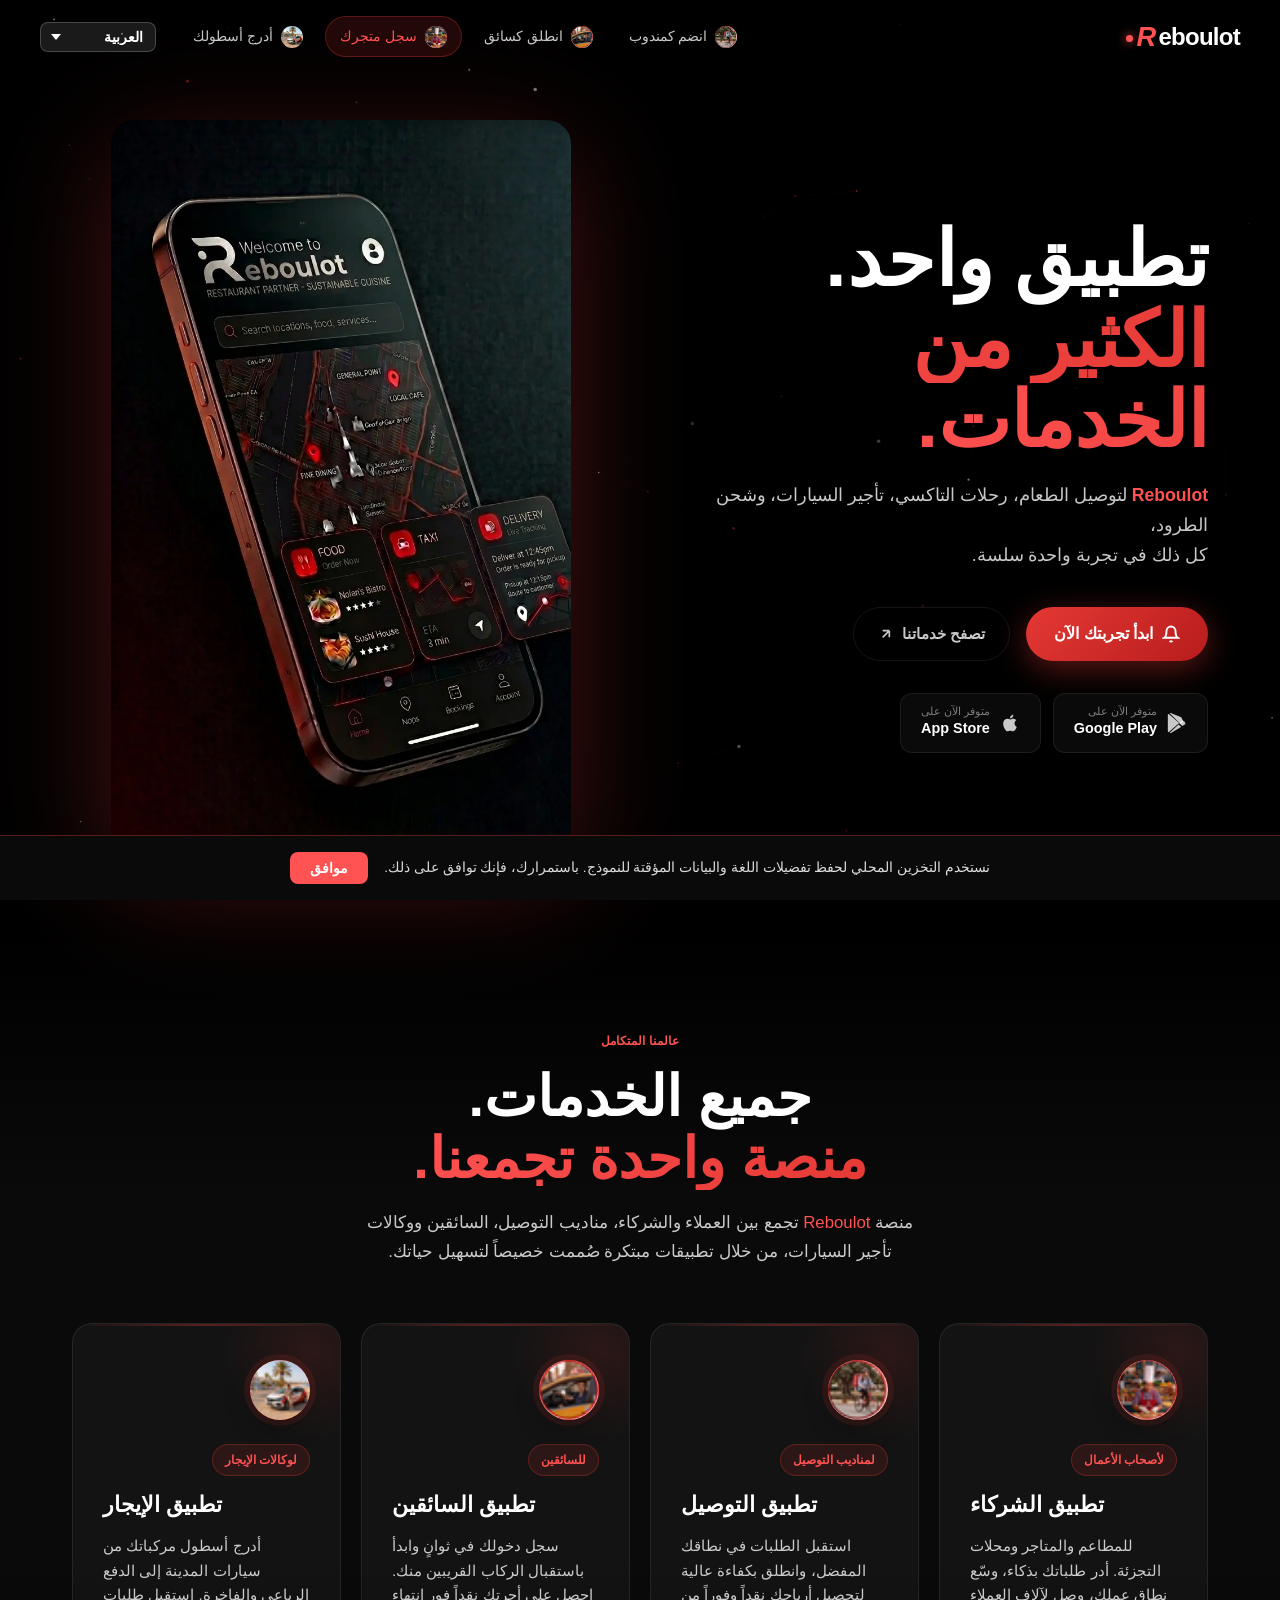
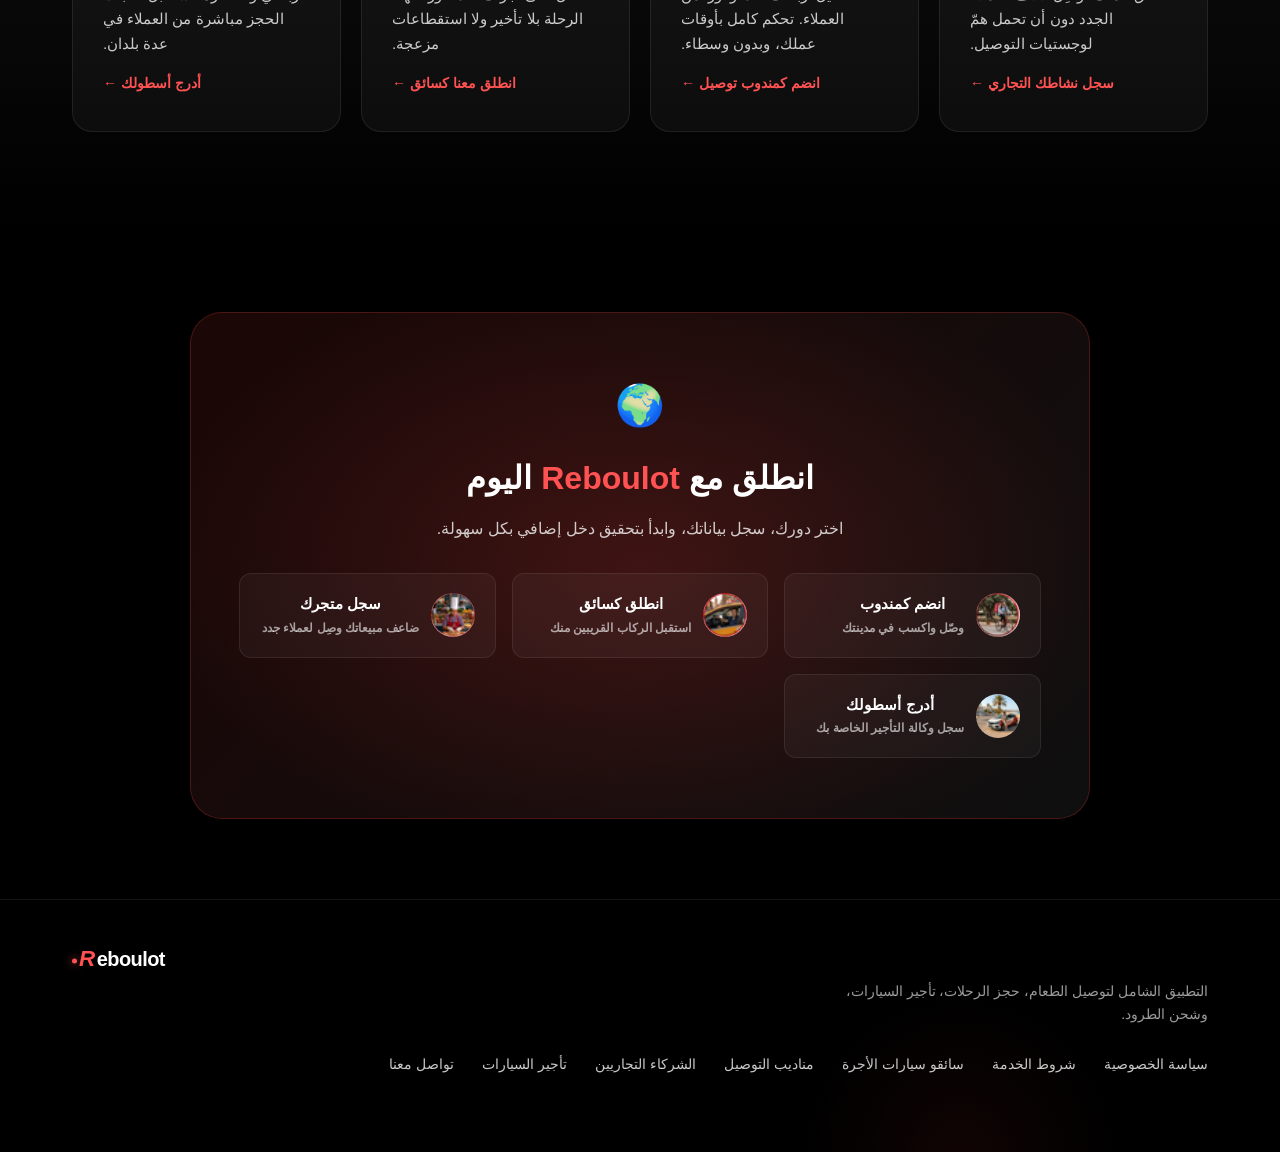
<file: index.html>
<!DOCTYPE html>
<html lang="ar" dir="rtl">

<head>
    <script src="lang-init.js"></script>
    <meta charset="UTF-8" />
    <meta name="viewport" content="width=device-width, initial-scale=1.0" />
    <title data-i18n="page_title_index">Reboulot Food, Taxi, Delivery &amp; Car Rental Super-App</title>
    <meta name="description" data-i18n="meta_desc_index"
        content="Reboulot The global super-app for food delivery, taxi rides, car rental and parcel shipping. Join as a driver, partner or rental agency today." />
    <meta name="keywords" content="Reboulot, super app, food delivery, taxi, car rental, shipping, driver, partner, rental agency" />
    <meta property="og:title" data-i18n="page_title_index" content="Reboulot Food, Taxi, Delivery &amp; Car Rental Super-App" />
    <meta property="og:description" data-i18n="meta_desc_index" content="The global super-app for food delivery, taxi rides, car rental and parcel shipping." />
    <meta property="og:type" content="website" />
    <link rel="preconnect" href="https://fonts.googleapis.com" />
    <link rel="preconnect" href="https://fonts.gstatic.com" crossorigin />
    <link
        href="https://fonts.googleapis.com/css2?family=Outfit:wght@300;400;500;600;700;800;900&family=Inter:wght@300;400;500;600&family=Tajawal:wght@300;400;500;700;800;900&display=swap"
        rel="stylesheet" />
    <link rel="stylesheet" href="style.css" />
    <link rel="icon" type="image/svg+xml" href="favicon.svg" />
    <link rel="canonical" href="https://reboulot.com/" />
    <link rel="alternate" hreflang="en" href="https://reboulot.com/?lang=en" />
    <link rel="alternate" hreflang="ar" href="https://reboulot.com/?lang=ar" />
    <meta property="og:image" content="https://reboulot.com/og-image.svg" />
    <meta name="twitter:card" content="summary_large_image" />
    <meta http-equiv="Content-Security-Policy" content="default-src 'self'; script-src 'self' https://unpkg.com 'unsafe-inline'; style-src 'self' https://fonts.googleapis.com https://unpkg.com 'unsafe-inline'; font-src 'self' https://fonts.gstatic.com; img-src 'self' data: https://*.tile.openstreetmap.org; connect-src 'self' https://registration-backend.dsridha.workers.dev; frame-src 'none'; object-src 'none'; base-uri 'self'" />
    <script type="application/ld+json">
    {
      "@context": "https://schema.org",
      "@type": "Organization",
      "name": "Reboulot",
      "description": "The global super-app for food delivery, taxi rides, car rental and parcel shipping.",
      "url": "https://reboulot.com/",
      "sameAs": []
    }
    </script>
</head>

<body>
  <div id="cookie-banner" class="cookie-banner" role="dialog" aria-label="Cookie consent">
    <span data-i18n="cookie_text">We use localStorage to remember your language preference and draft form data. By continuing, you consent to this.</span>
    <button id="cookie-accept" class="cookie-btn" data-i18n="cookie_btn">Accept</button>
  </div>
    <canvas id="bg-canvas" aria-hidden="true"></canvas>

    <!-- Navbar -->
    <nav class="navbar" id="navbar">
        <div class="nav-inner">
            <div class="nav-logo">
                <span class="logo-dot"></span><span class="logo-r">R</span><span class="logo-rest">eboulot</span>
            </div>

            <div class="nav-links" id="nav-links">
                <a href="register-delivery.html" class="nav-link">
                    <img src="icon_delivery_real.webp" alt="Courier icon" class="nav-icon"> <span data-i18n="nav_courier">Become a
                        Courier</span>
                </a>
                <a href="register-taxi.html" class="nav-link">
                    <img src="icon_taxi_real.webp" alt="Taxi icon" class="nav-icon"> <span data-i18n="nav_driver">Drive with
                        Us</span>
                </a>
                <a href="register-partner.html" class="nav-link nav-link-cta">
                    <img src="icon_partner_real.webp" alt="Partner icon" class="nav-icon"> <span data-i18n="nav_partner">Partner
                        with Us</span>
                </a>
                <a href="register-car-rental.html" class="nav-link">
                    <img src="icon_car_rental_real.webp" alt="Car Rental icon" class="nav-icon"> <span data-i18n="nav_carrental">List Your Fleet</span>
                </a>
                <select id="lang-select" class="lang-select"></select>
            </div>

            <button class="nav-hamburger" id="nav-hamburger" aria-label="Toggle menu">
                <span></span><span></span><span></span>
            </button>
        </div>
        <div class="nav-mobile" id="nav-mobile">
            <a href="register-delivery.html"><img src="icon_delivery_real.webp" alt="Courier icon" class="nav-icon"> <span
                    data-i18n="nav_courier">Become a Courier</span></a>
            <a href="register-taxi.html"><img src="icon_taxi_real.webp" alt="Taxi icon" class="nav-icon"> <span
                    data-i18n="nav_driver">Drive with Us</span></a>
            <a href="register-partner.html"><img src="icon_partner_real.webp" alt="Partner icon" class="nav-icon"> <span
                    data-i18n="nav_partner">Partner with Us</span></a>
            <a href="register-car-rental.html"><img src="icon_car_rental_real.webp" alt="Car Rental icon" class="nav-icon"> <span
                    data-i18n="nav_carrental">List Your Fleet</span></a>
            <div class="lang-mobile-bar">
                <select id="lang-select-mobile" class="lang-select"></select>
            </div>
        </div>
    </nav>

    <!-- Hero -->
    <section class="hero" id="hero">
        <div class="hero-content">
            <h1 class="hero-title">
                <span data-i18n="hero_title1">One App.</span><br />
                <span class="gradient-text" data-i18n="hero_title2">Lots of Services.</span>
            </h1>
            <p class="hero-subtitle" data-i18n="hero_sub">
                <strong>Reboulot</strong> food delivery, taxi rides, car rental &amp; parcel shipping,<br class="break-lg" />
                all in one seamless global experience.
            </p>

            <div class="cta-group">
                <a href="#join" class="btn-primary">
                    <svg width="18" height="18" viewBox="0 0 24 24" fill="none" stroke="currentColor"
                        stroke-width="2.5">
                        <path d="M18 8A6 6 0 006 8c0 7-3 9-3 9h18s-3-2-3-9" />
                        <path d="M13.73 21a2 2 0 01-3.46 0" />
                    </svg>
                    <span data-i18n="hero_cta1">Get Started</span>
                </a>
                <a href="#services" class="btn-ghost">
                    <span data-i18n="hero_cta2">Explore Services</span>
                    <svg width="16" height="16" viewBox="0 0 24 24" fill="none" stroke="currentColor"
                        stroke-width="2.5">
                        <path d="M7 17L17 7M17 7H7M17 7v10" />
                    </svg>
                </a>
            </div>

            <div class="store-badges">
                <div class="store-badge coming">
                    <svg width="20" height="20" viewBox="0 0 24 24" fill="currentColor">
                        <path
                            d="M3.18 23.76c.3.17.63.24.97.24.34 0 .69-.09 1.01-.28L17 16.94l-3.07-3.07-10.75 9.89zM21.4 10.63l-3.13-1.8-3.43 3.43 3.43 3.43 3.14-1.82c.9-.52.9-1.72 0-2.24z" />
                        <path d="M2.04 1.26A1.02 1.02 0 001 2.3v19.4c0 .65.37 1.2.9 1.5L14.63 12 2.04 1.26z" />
                        <path
                            d="M17.1 5.03L5.16.28C4.84.09 4.5 0 4.15 0c-.34 0-.67.07-.97.24L16.34 13.06 19.41 10l-2.31-4.97z" />
                    </svg>
                    <div><small data-i18n="hero_store">Available on</small><strong>Google Play</strong></div>
                </div>
                <div class="store-badge coming">
                    <svg width="20" height="20" viewBox="0 0 24 24" fill="currentColor">
                        <path
                            d="M18.71 19.5c-.83 1.24-1.71 2.45-3.05 2.47-1.34.03-1.77-.79-3.29-.79-1.53 0-2 .77-3.27.82-1.31.05-2.3-1.32-3.14-2.53C4.25 17 2.94 12.45 4.7 9.39c.87-1.52 2.43-2.48 4.12-2.51 1.28-.02 2.5.87 3.29.87.78 0 2.26-1.07 3.8-.91.65.03 2.47.26 3.64 1.98-.09.06-2.17 1.28-2.15 3.81.03 3.02 2.65 4.03 2.68 4.04-.03.07-.42 1.44-1.38 2.83M13 3.5c.73-.83 1.94-1.46 2.94-1.5.13 1.17-.34 2.35-1.04 3.19-.69.85-1.83 1.51-2.95 1.42-.15-1.15.41-2.35 1.05-3.11z" />
                    </svg>
                    <div><small data-i18n="hero_store">Available on</small><strong>App Store</strong></div>
                </div>
            </div>
        </div>

        <div class="hero-visual">
            <div class="hero-mockup-wrap">
                <img src="app_mockup.webp" alt="Reboulot App" class="hero-mockup-img" loading="eager" />
                <div class="phone-glow"></div>
            </div>
        </div>
    </section>

    <!-- Services Section -->
    <section class="services" id="services">
        <div class="section-inner">
            <div class="section-label" data-i18n="eco_label">The Ecosystem</div>
            <h2 class="section-title"><span data-i18n="eco_title1">All Services.</span><br /><span
                    class="gradient-text" data-i18n="eco_title2">One Platform.</span></h2>
            <p class="section-subtitle" data-i18n="eco_sub">Reboulot connects customers, partners, couriers, taxi drivers and car rental agencies
                through dedicated, purpose-built applications.</p>

            <div class="services-grid">
                <div class="service-block" id="svc-partner">
                    <div class="service-icon-wrap">
                        <img src="icon_partner_real.webp" alt="Reboulot Partner App" class="service-icon-img" loading="lazy">
                    </div>
                    <div class="service-tag" data-i18n="eco_tag_partner">For Businesses</div>
                    <h3 data-i18n="eco_app_partner">Partner App</h3>
                    <p data-i18n="eco_desc_partner">Restaurants, grocery stores and retail shops. Manage your menu,
                        receive orders and reach thousands of new customers without worrying about delivery logistics.
                    </p>
                    <a href="register-partner.html" class="service-cta" data-i18n="eco_cta_partner">Register your store
                        →</a>
                </div>

                <div class="service-block" id="svc-delivery">
                    <div class="service-icon-wrap">
                        <img src="icon_delivery_real.webp" alt="Reboulot Delivery App" class="service-icon-img" loading="lazy">
                    </div>
                    <div class="service-tag" data-i18n="eco_tag_courier">For Couriers</div>
                    <h3 data-i18n="eco_app_courier">Delivery App</h3>
                    <p data-i18n="eco_desc_courier">Accept delivery orders in your zone, navigate efficiently and
                        collect payment directly from customers in cash. Full control, zero middleman.</p>
                    <a href="register-delivery.html" class="service-cta" data-i18n="eco_cta_courier">Become a courier
                        →</a>
                </div>

                <div class="service-block" id="svc-taxi">
                    <div class="service-icon-wrap">
                        <img src="icon_taxi_real.webp" alt="Reboulot Taxi App" class="service-icon-img" loading="lazy">
                    </div>
                    <div class="service-tag" data-i18n="eco_tag_taxi">For Drivers</div>
                    <h3 data-i18n="eco_app_taxi">Taxi App</h3>
                    <p data-i18n="eco_desc_taxi">Go online in seconds and connect with passengers nearby. Riders pay you
                        directly in cash at the end of each trip no delays, no deductions.</p>
                    <a href="register-taxi.html" class="service-cta" data-i18n="eco_cta_taxi">Drive with us →</a>
                </div>

                <div class="service-block" id="svc-car-rental">
                    <div class="service-icon-wrap">
                        <img src="icon_car_rental_real.webp" alt="Reboulot Rental App" class="service-icon-img" loading="lazy">
                    </div>
                    <div class="service-tag" data-i18n="eco_tag_carrental">For Agencies</div>
                    <h3 data-i18n="eco_app_carrental">Rental App</h3>
                    <p data-i18n="eco_desc_carrental">List your fleet of vehicles from city cars to SUVs and luxury. Receive bookings directly from customers across multiple countries.</p>
                    <a href="register-car-rental.html" class="service-cta" data-i18n="eco_cta_carrental">List your fleet →</a>
                </div>
            </div>
        </div>
    </section>



    <!-- Join Section -->
    <section class="notify-section" id="join">
        <div class="notify-card">
            <div class="notify-glow"></div>
            <div class="notify-content">
                <div class="notify-icon">🌍</div>
                <h2 data-i18n="join_title">Start with Reboulot Today</h2>
                <p data-i18n="join_sub">Choose your role and register now to get access to the platform and start
                    earning.</p>
                <div class="pre-prod-options">
                    <a href="register-delivery.html" class="pre-prod-btn delivery">
                        <img src="icon_delivery_real.webp" alt="" class="pp-img" loading="lazy">
                        <div>
                            <div class="pp-text" data-i18n="nav_courier">Become a Courier</div>
                            <div class="pp-sub" data-i18n="join_d_sub">Deliver &amp; earn in your city</div>
                        </div>
                    </a>
                    <a href="register-taxi.html" class="pre-prod-btn taxi">
                        <img src="icon_taxi_real.webp" alt="" class="pp-img" loading="lazy">
                        <div>
                            <div class="pp-text" data-i18n="nav_driver">Drive with Us</div>
                            <div class="pp-sub" data-i18n="join_t_sub">Connect with passengers nearby</div>
                        </div>
                    </a>
                    <a href="register-partner.html" class="pre-prod-btn partner">
                        <img src="icon_partner_real.webp" alt="" class="pp-img" loading="lazy">
                        <div>
                            <div class="pp-text" data-i18n="nav_partner">Partner / Store</div>
                            <div class="pp-sub" data-i18n="join_p_sub">Reach thousands of new customers</div>
                        </div>
                    </a>
                    <a href="register-car-rental.html" class="pre-prod-btn car-rental">
                        <img src="icon_car_rental_real.webp" alt="" class="pp-img" loading="lazy">
                        <div>
                            <div class="pp-text" data-i18n="nav_carrental">List Your Fleet</div>
                            <div class="pp-sub" data-i18n="join_cr_sub">Register your rental agency</div>
                        </div>
                    </a>
                </div>
            </div>
        </div>
    </section>

    <!-- Footer -->
    <footer class="footer">
        <div class="footer-inner">
            <div class="footer-brand">
                <div class="nav-logo">
                    <span class="logo-dot"></span><span class="logo-r">R</span><span class="logo-rest">eboulot</span>
                </div>
                <p class="footer-tagline" data-i18n="footer_tagline">The Global Super-App for Food, Taxi, Delivery &amp; Car Rental.
                </p>
            </div>
            <div class="footer-links">
                <a href="privacy-policy.html" data-i18n="f_link_privacy">Privacy Policy</a>
                <a href="terms-of-service.html" data-i18n="f_link_terms">Terms of Service</a>
                <a href="register-taxi.html" data-i18n="f_link_taxi">Taxi Drivers</a>
                <a href="register-delivery.html" data-i18n="f_link_couriers">Couriers</a>
                <a href="register-partner.html" data-i18n="f_link_partners">Partners</a>
                <a href="register-car-rental.html" data-i18n="f_link_carrental">Car Rental</a>
                <a href="mailto:support@reboulot.com" data-i18n="f_link_contact">Contact Us</a>
            </div>

        </div>
    </footer>

    <script src="i18n.js"></script>
    <script src="main.js"></script>
</body>

</html>
</file>
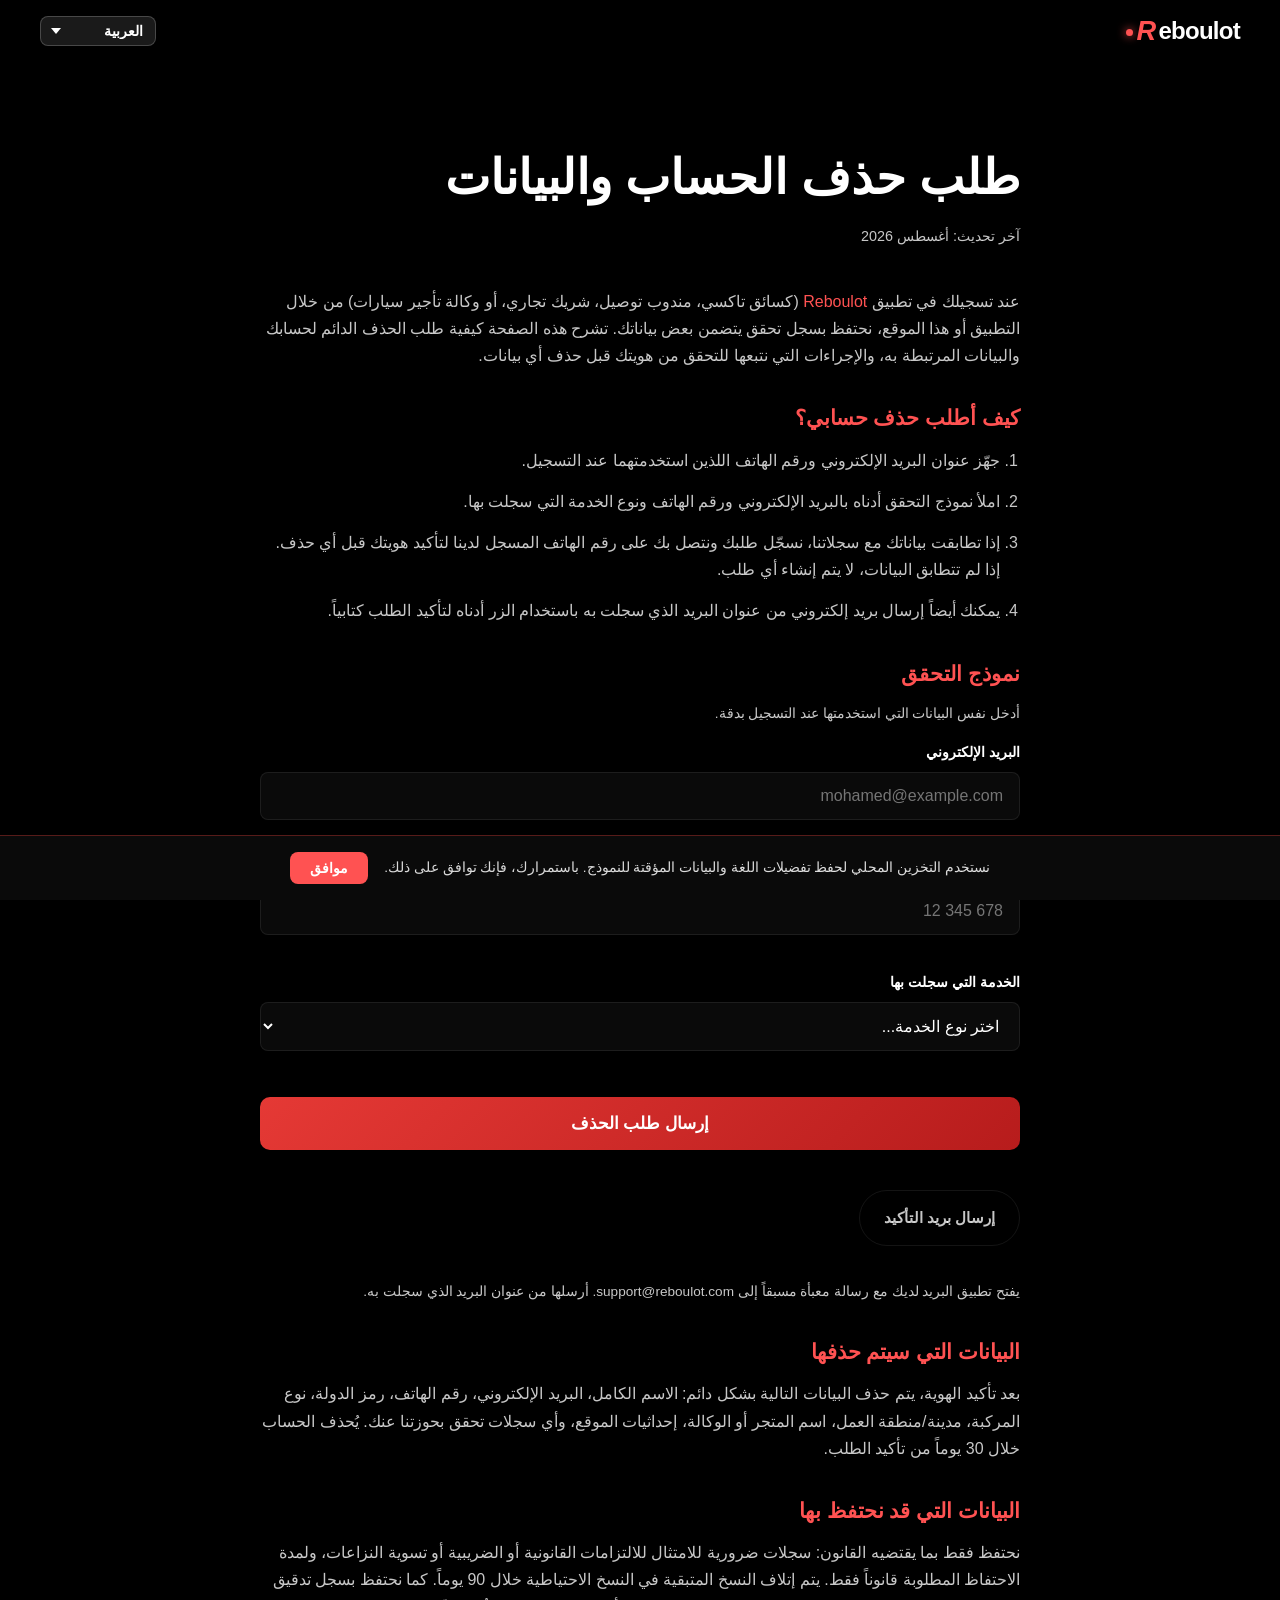
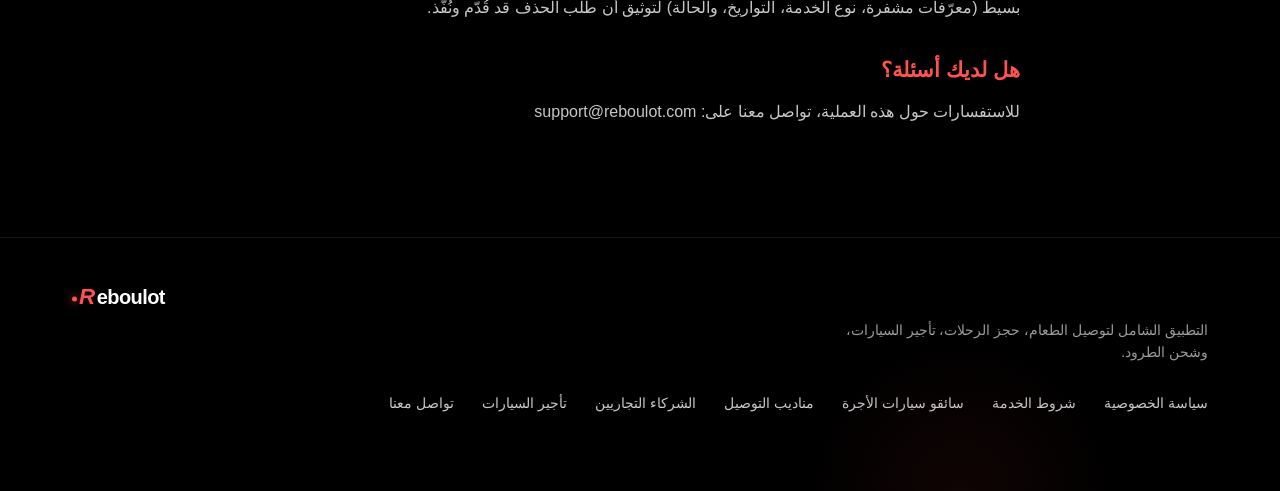
<file: account-deletion.html>
<!DOCTYPE html>
<html lang="ar" dir="rtl">
<head>
  <script src="lang-init.js"></script>
  <meta charset="UTF-8" />
  <meta name="viewport" content="width=device-width, initial-scale=1.0" />
  <title data-i18n="page_title_deletion">Account & Data Deletion Request | Reboulot</title>
  <meta name="description" data-i18n="meta_desc_deletion" content="Request the permanent deletion of your Reboulot account and associated data. A verified, secure process for taxi drivers, couriers, partners and rental agencies." />
  <link rel="preconnect" href="https://fonts.googleapis.com" />
  <link rel="preconnect" href="https://fonts.gstatic.com" crossorigin />
  <link href="https://fonts.googleapis.com/css2?family=Outfit:wght@300;400;500;600;700;800;900&family=Inter:wght@300;400;500;600&family=Tajawal:wght@300;400;500;700;800;900&display=swap" rel="stylesheet" />
  <link rel="stylesheet" href="style.css" />
  <link rel="stylesheet" href="register.css" />
  <link rel="icon" type="image/svg+xml" href="favicon.svg" />
  <link rel="canonical" href="https://reboulot.com/account-deletion.html" />
  <link rel="alternate" hreflang="en" href="https://reboulot.com/account-deletion.html?lang=en" />
  <link rel="alternate" hreflang="ar" href="https://reboulot.com/account-deletion.html?lang=ar" />
  <meta property="og:image" content="https://reboulot.com/og-image.svg" />
  <meta name="twitter:card" content="summary_large_image" />
  <meta http-equiv="Content-Security-Policy" content="default-src 'self'; script-src 'self' https://unpkg.com 'unsafe-inline'; style-src 'self' https://fonts.googleapis.com https://unpkg.com 'unsafe-inline'; font-src 'self' https://fonts.gstatic.com; img-src 'self' data: https://*.tile.openstreetmap.org; connect-src 'self' https://registration-backend.dsridha.workers.dev; frame-src 'none'; object-src 'none'; base-uri 'self'" />
  <script type="application/ld+json">
  {"@context":"https://schema.org","@type":"WebSite","name":"Reboulot","url":"https://reboulot.com/"}
  </script>
</head>
<body>
  <div id="cookie-banner" class="cookie-banner" role="dialog" aria-label="Cookie consent">
    <span data-i18n="cookie_text">We use localStorage to remember your language preference and draft form data. By continuing, you consent to this.</span>
    <button id="cookie-accept" class="cookie-btn" data-i18n="cookie_btn">Accept</button>
  </div>
  <nav class="navbar scrolled" id="navbar">
    <div class="nav-inner">
      <a href="index.html" class="nav-logo">
        <span class="logo-dot"></span><span class="logo-r">R</span><span class="logo-rest">eboulot</span>
      </a>
      <div class="nav-links">
        <select id="lang-select" class="lang-select"></select>
      </div>
    </div>
  </nav>

  <section class="legal-section">
    <div class="legal-container">
      <h1 data-i18n="ad_title">Account &amp; Data Deletion Request</h1>
      <p class="legal-date" data-i18n="ad_last_updated">Last updated: August 2026</p>

      <div class="legal-block">
        <p data-i18n="ad_intro">When you register with the Reboulot app (as a taxi driver, delivery courier, store partner, or car rental agency) through the app or this website, we keep a verification record with some of your details. This page explains how to request the permanent deletion of your account and the data associated with it, and the steps we take to verify your identity before any data is removed.</p>
      </div>

      <div class="legal-block">
        <h2 data-i18n="ad_how_title">How to Request Account Deletion</h2>
        <ol class="deletion-steps">
          <li data-i18n="ad_step1">Have your registered email address and phone number ready.</li>
          <li data-i18n="ad_step2">Fill in the verification form below with your email address, phone number, and the service you registered for.</li>
          <li data-i18n="ad_step3">If your details match our records, we log your request and call you on the phone number we have on file to confirm your identity before any deletion. If the details do not match, no request is created.</li>
          <li data-i18n="ad_step4">You may also send an email from your registered email address using the button below to confirm your request in writing.</li>
        </ol>
      </div>

      <div class="legal-block">
        <h2 data-i18n="ad_form_title">Verification Form</h2>
        <p class="deletion-note" data-i18n="ad_form_inst">Enter the exact details you used when registering.</p>
        <form class="register-form deletion-form" id="deletion-form">
          <div class="form-group">
            <label for="del-email" data-i18n="form_email">Email Address</label>
            <input type="email" id="del-email" name="email" required data-i18n-placeholder="placeholder_email" placeholder="mohamed@example.com">
          </div>
          <div class="form-group">
            <label for="del-phone" data-i18n="form_phone">Phone Number</label>
            <input type="tel" id="del-phone" name="phone" required data-i18n-placeholder="placeholder_phone" placeholder="+216 12 345 678" pattern="[0-9\s\+]+">
          </div>
          <div class="form-group">
            <label for="del-type" data-i18n="ad_type">Service You Registered For</label>
            <select id="del-type" name="type" required>
              <option value="" disabled selected data-i18n="ad_type_sel">Select your service type...</option>
              <option value="Delivery Driver" data-i18n="ad_t1">Delivery Driver (Courier)</option>
              <option value="Taxi Driver" data-i18n="ad_t2">Taxi Driver</option>
              <option value="Store Partner" data-i18n="ad_t3">Store Partner (Restaurant / Store)</option>
              <option value="Car Rental Agency" data-i18n="ad_t4">Car Rental Agency</option>
            </select>
          </div>

          <!-- Honeypot -->
          <input type="checkbox" name="botcheck" style="position:absolute;left:-9999px;opacity:0;height:0;overflow:hidden" />

          <button type="submit" class="submit-btn" data-i18n="ad_btn_submit">Submit Deletion Request</button>
          <div id="del-message" class="form-message"></div>

          <p class="deletion-note">
            <a id="del-mailto" class="btn-ghost deletion-mailto" href="#" data-i18n="ad_email_btn">Send Confirmation Email</a>
          </p>
          <p class="deletion-note" data-i18n="ad_email_hint">Opens your email app with a pre-filled message to support@reboulot.com. Send it from the email address you registered with.</p>
        </form>
      </div>

      <div class="legal-block">
        <h2 data-i18n="ad_deleted_title">Data That Will Be Deleted</h2>
        <p data-i18n="ad_deleted_body">After identity confirmation, the following data is permanently deleted: your full name, email address, phone number, country code, vehicle type, working city/region, store or agency name, location coordinates, and any verification records we hold about you. Your account is deleted within 30 days of the confirmed request.</p>
      </div>

      <div class="legal-block">
        <h2 data-i18n="ad_retained_title">Data That May Be Retained</h2>
        <p data-i18n="ad_retained_body">We retain only what the law requires: records needed to comply with legal, tax, or dispute-resolution obligations, kept only for as long as required by law. Residual copies in backups are purged within 90 days. A minimal audit log (hashed identifiers, service type, timestamps, and status) is kept to document that a deletion request was made and fulfilled.</p>
      </div>

      <div class="legal-block">
        <h2 data-i18n="ad_contact_title">Questions?</h2>
        <p data-i18n="ad_contact_body">For questions about this process, contact us at: support@reboulot.com</p>
      </div>

    </div>
  </section>

  <footer class="footer">
    <div class="footer-inner">
      <div class="footer-brand">
        <div class="nav-logo">
          <span class="logo-dot"></span><span class="logo-r">R</span><span class="logo-rest">eboulot</span>
        </div>
        <p class="footer-tagline" data-i18n="footer_tagline">The Super-App for Food, Taxi, Delivery &amp; Car Rental.</p>
      </div>
      <div class="footer-links">
        <a href="privacy-policy.html" data-i18n="f_link_privacy">Privacy Policy</a>
        <a href="terms-of-service.html" data-i18n="f_link_terms">Terms of Service</a>
        <a href="register-taxi.html" data-i18n="f_link_taxi">Taxi Drivers</a>
        <a href="register-delivery.html" data-i18n="f_link_couriers">Couriers</a>
        <a href="register-partner.html" data-i18n="f_link_partners">Partners</a>
        <a href="register-car-rental.html" data-i18n="f_link_carrental">Car Rental</a>
        <a href="mailto:support@reboulot.com" data-i18n="f_link_contact">Contact Us</a>
      </div>
    </div>
  </footer>

  <script src="i18n.js"></script>
  <script src="main.js"></script>
  <script src="account-deletion.js"></script>
</body>
</html>
</file>
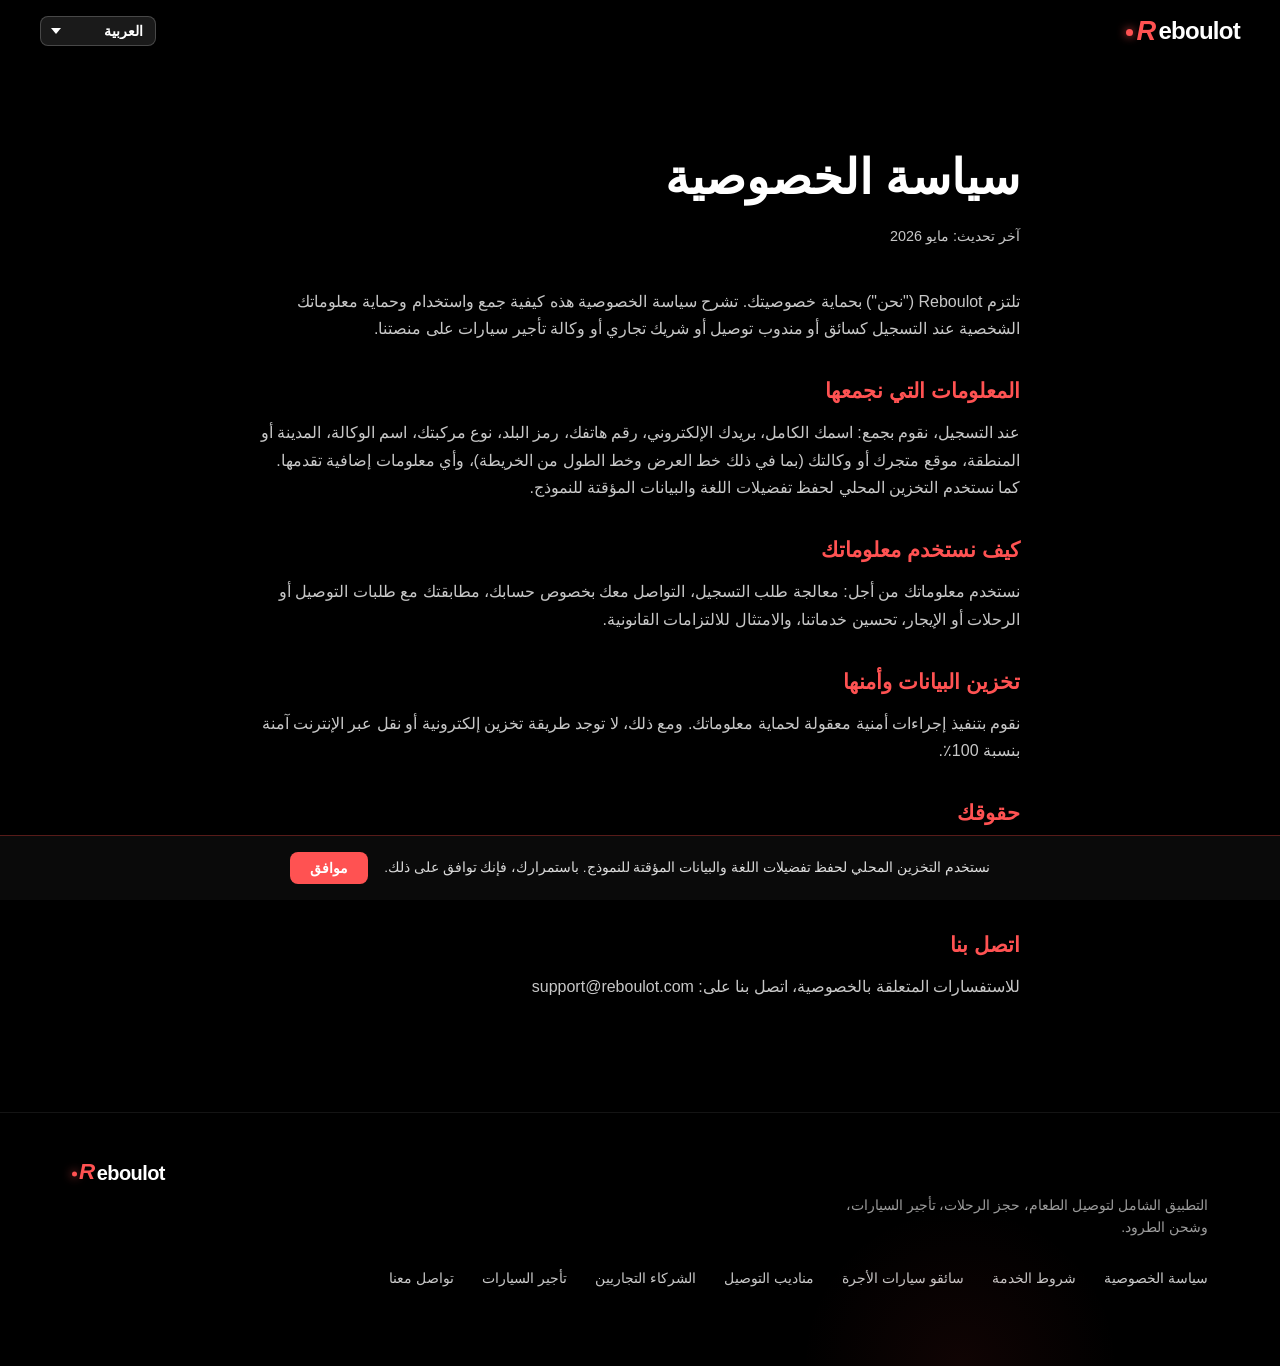
<file: privacy-policy.html>
<!DOCTYPE html>
<html lang="ar" dir="rtl">
<head>
  <script src="lang-init.js"></script>
  <meta charset="UTF-8" />
  <meta name="viewport" content="width=device-width, initial-scale=1.0" />
  <title data-i18n="page_title_pp">Privacy Policy | Reboulot</title>
  <meta name="description" data-i18n="meta_desc_privacy" content="Reboulot Privacy Policy" />
  <link rel="preconnect" href="https://fonts.googleapis.com" />
  <link rel="preconnect" href="https://fonts.gstatic.com" crossorigin />
  <link href="https://fonts.googleapis.com/css2?family=Outfit:wght@300;400;500;600;700;800;900&family=Inter:wght@300;400;500;600&family=Tajawal:wght@300;400;500;700;800;900&display=swap" rel="stylesheet" />
  <link rel="stylesheet" href="style.css" />
  <link rel="icon" type="image/svg+xml" href="favicon.svg" />
  <link rel="canonical" href="https://reboulot.com/privacy-policy.html" />
  <link rel="alternate" hreflang="en" href="https://reboulot.com/privacy-policy.html?lang=en" />
  <link rel="alternate" hreflang="ar" href="https://reboulot.com/privacy-policy.html?lang=ar" />
  <meta property="og:image" content="https://reboulot.com/og-image.svg" />
  <meta name="twitter:card" content="summary_large_image" />
  <meta http-equiv="Content-Security-Policy" content="default-src 'self'; script-src 'self' https://unpkg.com 'unsafe-inline'; style-src 'self' https://fonts.googleapis.com https://unpkg.com 'unsafe-inline'; font-src 'self' https://fonts.gstatic.com; img-src 'self' data: https://*.tile.openstreetmap.org; connect-src 'self' https://registration-backend.dsridha.workers.dev; frame-src 'none'; object-src 'none'; base-uri 'self'" />
  <script type="application/ld+json">
  {"@context":"https://schema.org","@type":"WebSite","name":"Reboulot","url":"https://reboulot.com/"}
  </script>
</head>
<body>
  <div id="cookie-banner" class="cookie-banner" role="dialog" aria-label="Cookie consent">
    <span data-i18n="cookie_text">We use localStorage to remember your language preference and draft form data. By continuing, you consent to this.</span>
    <button id="cookie-accept" class="cookie-btn" data-i18n="cookie_btn">Accept</button>
  </div>
  <nav class="navbar scrolled" id="navbar">
    <div class="nav-inner">
      <a href="index.html" class="nav-logo">
        <span class="logo-dot"></span><span class="logo-r">R</span><span class="logo-rest">eboulot</span>
      </a>
      <div class="nav-links">
        <select id="lang-select" class="lang-select"></select>
      </div>
    </div>
  </nav>

  <section class="legal-section">
    <div class="legal-container">
      <h1 data-i18n="pp_title">Privacy Policy</h1>
      <p class="legal-date" data-i18n="pp_last_updated">Last updated: May 2026</p>

      <div class="legal-block">
        <p data-i18n="pp_intro">Reboulot ("we", "our", "us") is committed to protecting your privacy. This Privacy Policy explains how we collect, use, and safeguard your personal information when you register as a driver, courier, partner, or car rental agency on our platform.</p>
      </div>

      <div class="legal-block">
        <h2 data-i18n="pp_data_title">Information We Collect</h2>
        <p data-i18n="pp_data_body">When you register, we collect: your full name, email address, phone number, country code, vehicle type, agency name, city or region, store or agency location (including precise latitude and longitude from the map), and any additional information you provide. We also use localStorage to store your language preference and draft form data for a better experience.</p>
      </div>

      <div class="legal-block">
        <h2 data-i18n="pp_use_title">How We Use Your Information</h2>
        <p data-i18n="pp_use_body">We use your information to: process your registration, communicate with you about your account, match you with delivery or ride requests, improve our services, and comply with legal obligations.</p>
      </div>

      <div class="legal-block">
        <h2 data-i18n="pp_store_title">Data Storage & Security</h2>
        <p data-i18n="pp_store_body">We implement reasonable security measures to protect your information. However, no method of electronic storage or transmission over the internet is 100% secure.</p>
      </div>

      <div class="legal-block">
        <h2 data-i18n="pp_rights_title">Your Rights</h2>
        <p data-i18n="pp_rights_body">You have the right to access, correct, or delete your personal data at any time. To exercise these rights, please contact us using the information below.</p>
      </div>

      <div class="legal-block">
        <h2 data-i18n="pp_contact_title">Contact Us</h2>
        <p data-i18n="pp_contact_body">For any privacy-related inquiries, contact us at: support@reboulot.com</p>
      </div>

    </div></section>

  <footer class="footer">
    <div class="footer-inner">
      <div class="footer-brand">
        <div class="nav-logo">
          <span class="logo-dot"></span><span class="logo-r">R</span><span class="logo-rest">eboulot</span>
        </div>
        <p class="footer-tagline" data-i18n="footer_tagline">The Global Super-App for Food, Taxi, Delivery &amp; Car Rental.</p>
      </div>
      <div class="footer-links">
        <a href="privacy-policy.html" data-i18n="f_link_privacy">Privacy Policy</a>
        <a href="terms-of-service.html" data-i18n="f_link_terms">Terms of Service</a>
        <a href="register-taxi.html" data-i18n="f_link_taxi">Taxi Drivers</a>
        <a href="register-delivery.html" data-i18n="f_link_couriers">Couriers</a>
        <a href="register-partner.html" data-i18n="f_link_partners">Partners</a>
        <a href="register-car-rental.html" data-i18n="f_link_carrental">Car Rental</a>
        <a href="mailto:support@reboulot.com" data-i18n="f_link_contact">Contact Us</a>
      </div>
    </div>
  </footer>

  <script src="i18n.js"></script>
  <script src="main.js"></script>
</body>
</html>
</file>
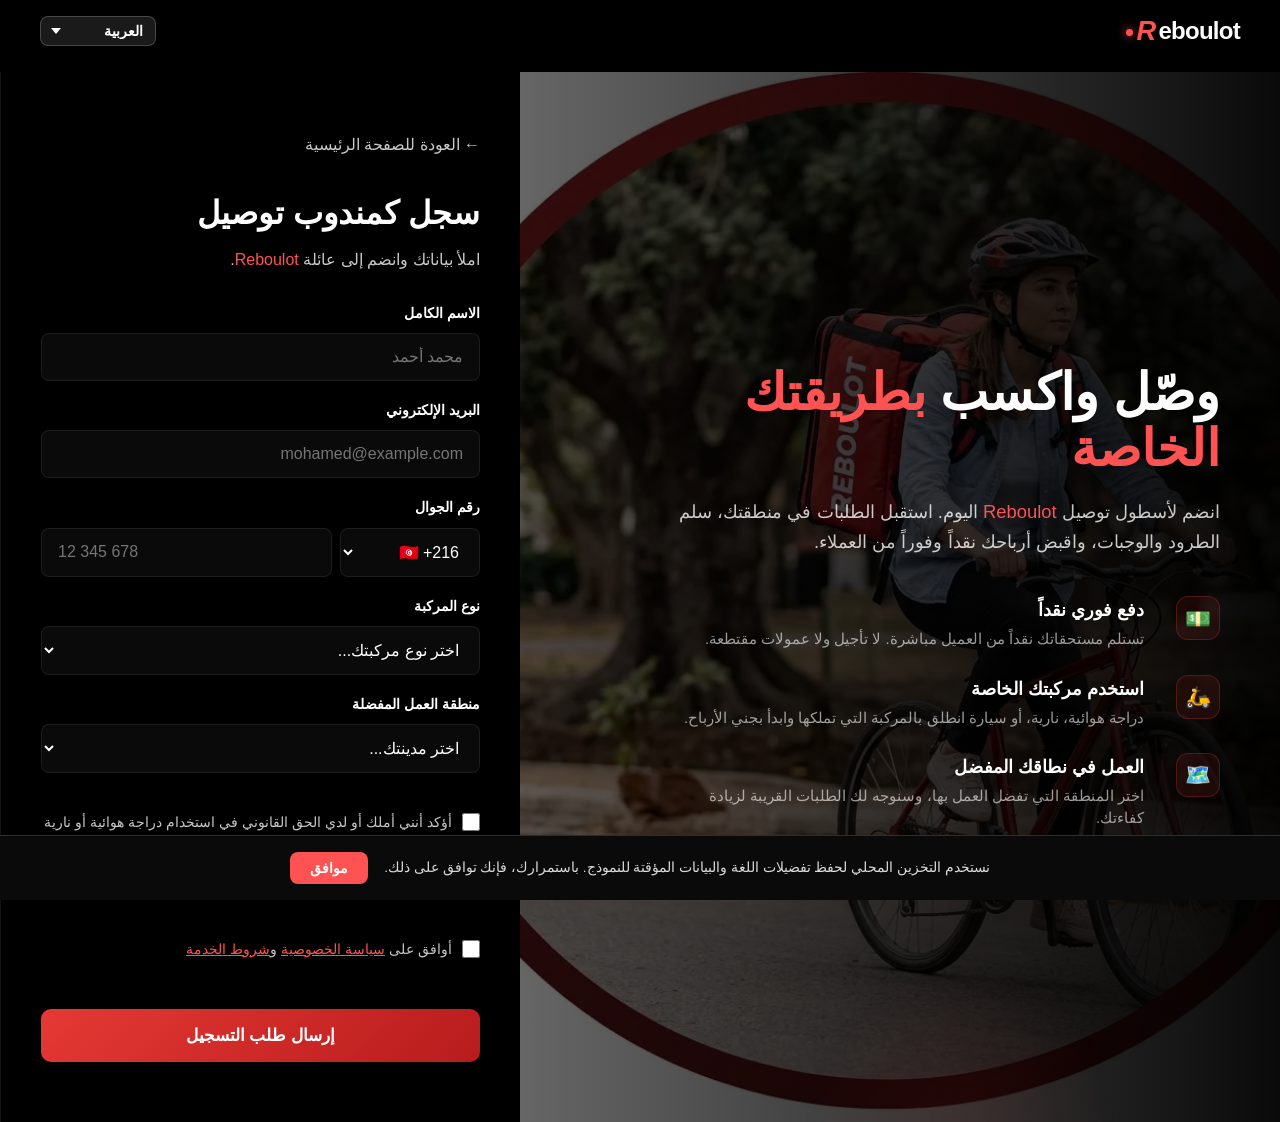
<file: register-delivery.html>
<!DOCTYPE html>
<html lang="ar" dir="rtl">

<head>
  <script src="lang-init.js"></script>
  <meta charset="UTF-8" />
  <meta name="viewport" content="width=device-width, initial-scale=1.0" />
  <meta name="description" data-i18n="meta_desc_delivery" content="Register as a delivery courier with Reboulot. Deliver food and packages in your city." />
  <title data-i18n="page_title_delivery">Deliver with Reboulot | Courier Registration</title>
  <link rel="preconnect" href="https://fonts.googleapis.com" />
  <link rel="preconnect" href="https://fonts.gstatic.com" crossorigin />
  <link
    href="https://fonts.googleapis.com/css2?family=Outfit:wght@300;400;500;600;700;800;900&family=Inter:wght@300;400;500;600&family=Tajawal:wght@300;400;500;700;800;900&display=swap"
    rel="stylesheet" />

  <link rel="stylesheet" href="style.css" />
  <link rel="stylesheet" href="register.css" />
  <link rel="icon" type="image/svg+xml" href="favicon.svg" />
  <link rel="canonical" href="https://reboulot.com/register-delivery.html" />
  <link rel="alternate" hreflang="en" href="https://reboulot.com/register-delivery.html?lang=en" />
  <link rel="alternate" hreflang="ar" href="https://reboulot.com/register-delivery.html?lang=ar" />
  <meta property="og:image" content="https://reboulot.com/og-image.svg" />
  <meta name="twitter:card" content="summary_large_image" />
  <meta http-equiv="Content-Security-Policy" content="default-src 'self'; script-src 'self' https://unpkg.com 'unsafe-inline'; style-src 'self' https://fonts.googleapis.com https://unpkg.com 'unsafe-inline'; font-src 'self' https://fonts.gstatic.com; img-src 'self' data: https://unpkg.com https://*.tile.openstreetmap.org; connect-src 'self' https://registration-backend.dsridha.workers.dev; frame-src 'none'; object-src 'none'; base-uri 'self'" />
  <script type="application/ld+json">
  {"@context":"https://schema.org","@type":"WebSite","name":"Reboulot","url":"https://reboulot.com/"}
  </script>
</head>

<body>
  <div id="cookie-banner" class="cookie-banner" role="dialog" aria-label="Cookie consent">
    <span data-i18n="cookie_text">We use localStorage to remember your language preference and draft form data. By continuing, you consent to this.</span>
    <button id="cookie-accept" class="cookie-btn" data-i18n="cookie_btn">Accept</button>
  </div>
  <nav class="navbar scrolled" id="navbar">
    <div class="nav-inner">
      <a href="index.html" class="nav-logo">
        <span class="logo-dot"></span><span class="logo-r">R</span><span class="logo-rest">eboulot</span>
      </a>
      <div class="nav-links">
        <select id="lang-select" class="lang-select"></select>
      </div>
    </div>
  </nav>

  <div class="premium-layout">
    <!-- Left Side: Hero and Value Prop -->
    <div class="premium-hero" style="background-image: url('bg_delivery.webp');">
      <div class="premium-hero-content">
        <h1><span data-i18n="rd_title">Deliver &</span> <span style="color: var(--brand-light)"
            data-i18n="rd_title2">Earn Your Way</span></h1>
        <p class="hero-sub" data-i18n="rd_sub">Join the Reboulot courier fleet. Receive delivery requests in your area,
          deliver packages and food, and collect payment directly from customers cash in hand, every time.</p>

        <div class="premium-benefits">
          <div class="benefit-item">
            <div class="benefit-icon" aria-hidden="true">💵</div>
            <div class="benefit-text">
              <h4 data-i18n="rd_b1_t">Cash on Delivery</h4>
              <p data-i18n="rd_b1_d">Customers pay you directly in cash upon receiving their order. No waiting, no
                platform deductions.</p>
            </div>
          </div>
          <div class="benefit-item">
            <div class="benefit-icon" aria-hidden="true">🛵</div>
            <div class="benefit-text">
              <h4 data-i18n="rd_b2_t">Choose Your Vehicle</h4>
              <p data-i18n="rd_b2_d">Bike, scooter, or car use whatever you already have to start delivering instantly.
              </p>
            </div>
          </div>
          <div class="benefit-item">
            <div class="benefit-icon" aria-hidden="true">🗺️</div>
            <div class="benefit-text">
              <h4 data-i18n="rd_b3_t">Work Your Zone</h4>
              <p data-i18n="rd_b3_d">Define your preferred working area and receive orders closest to you with smart
                routing.</p>
            </div>
          </div>
        </div>
      </div>
    </div>

    <!-- Right Side: Registration Form -->
    <div class="premium-form-side">
      <a href="index.html#join" class="back-link" data-i18n="back_home">← Back to Home</a>

      <div class="form-header">
        <h2 data-i18n="rd_form_title">Register as a Courier</h2>
        <p data-i18n="rd_form_sub">Fill in your details to join the Reboulot program.</p>
      </div>

      <form class="register-form" onsubmit="handleRegistration(event, 'Delivery Driver')">
        <div class="form-group">
          <label for="name" data-i18n="form_name">Full Name</label>
          <input type="text" id="name" name="name" required data-i18n-placeholder="placeholder_name" placeholder="John Doe">
        </div>
        <div class="form-group">
          <label for="email" data-i18n="form_email">Email Address</label>
          <input type="email" id="email" name="email" required data-i18n-placeholder="placeholder_email" placeholder="john@example.com">
        </div>
        <div class="form-group">
          <label for="phone" data-i18n="form_phone">Phone Number</label>
          <div class="phone-input-group">
            <select id="country_code" name="country_code" class="country-select"></select>
            <input type="tel" id="phone" name="phone" required data-i18n-placeholder="placeholder_phone" placeholder="12 345 678" class="phone-number" pattern="[0-9\s\+]+">
          </div>
        </div>
        <div class="form-group">
          <label for="vehicle_type" data-i18n="rd_veh">Vehicle Type</label>
          <select id="vehicle_type" name="vehicle_type" required>
            <option value="" disabled selected data-i18n="rd_veh_sel">Select your vehicle...</option>
            <option value="Bicycle" data-i18n="rd_v1">Bicycle</option>
            <option value="Scooter/Motorcycle" data-i18n="rd_v2">Scooter / Motorcycle</option>
            <option value="Car" data-i18n="rd_v3">Car</option>
            <option value="Van" data-i18n="rd_v4">Van</option>
          </select>
        </div>

        <div class="form-group">
          <label for="city" data-i18n="rd_reg">Preferred Working Region</label>
          <select id="city" name="city" required>
            <option value="" disabled selected data-i18n="form_city_sel">Select your city...</option>
          </select>
        </div>

        <!-- Honeypot -->
        <input type="checkbox" name="botcheck" style="position:absolute;left:-9999px;opacity:0;height:0;overflow:hidden" />

        <div class="consent-group">
          <label>
            <input type="checkbox" name="confirm" required />
            <span data-i18n="rd_confirm">I confirm that I own or have lawful use of a bicycle, scooter, or car, and hold an auto-entrepreneur permit or equivalent legal authorization for delivery services.</span>
          </label>
        </div>

        <div class="consent-group">
          <label>
            <input type="checkbox" name="consent" required />
            <span data-i18n="form_consent">I agree to the <a href="privacy-policy.html">Privacy Policy</a> and <a href="terms-of-service.html">Terms of Service</a></span>
          </label>
        </div>

        <button type="submit" class="submit-btn" data-i18n="form_submit">Submit Registration</button>
        <div id="form-message" class="form-message"></div>
      </form>
    </div>
  </div>

  <script src="i18n.js"></script>
  <script src="main.js"></script>
  <script src="register.js"></script>
</body>

</html>
</file>
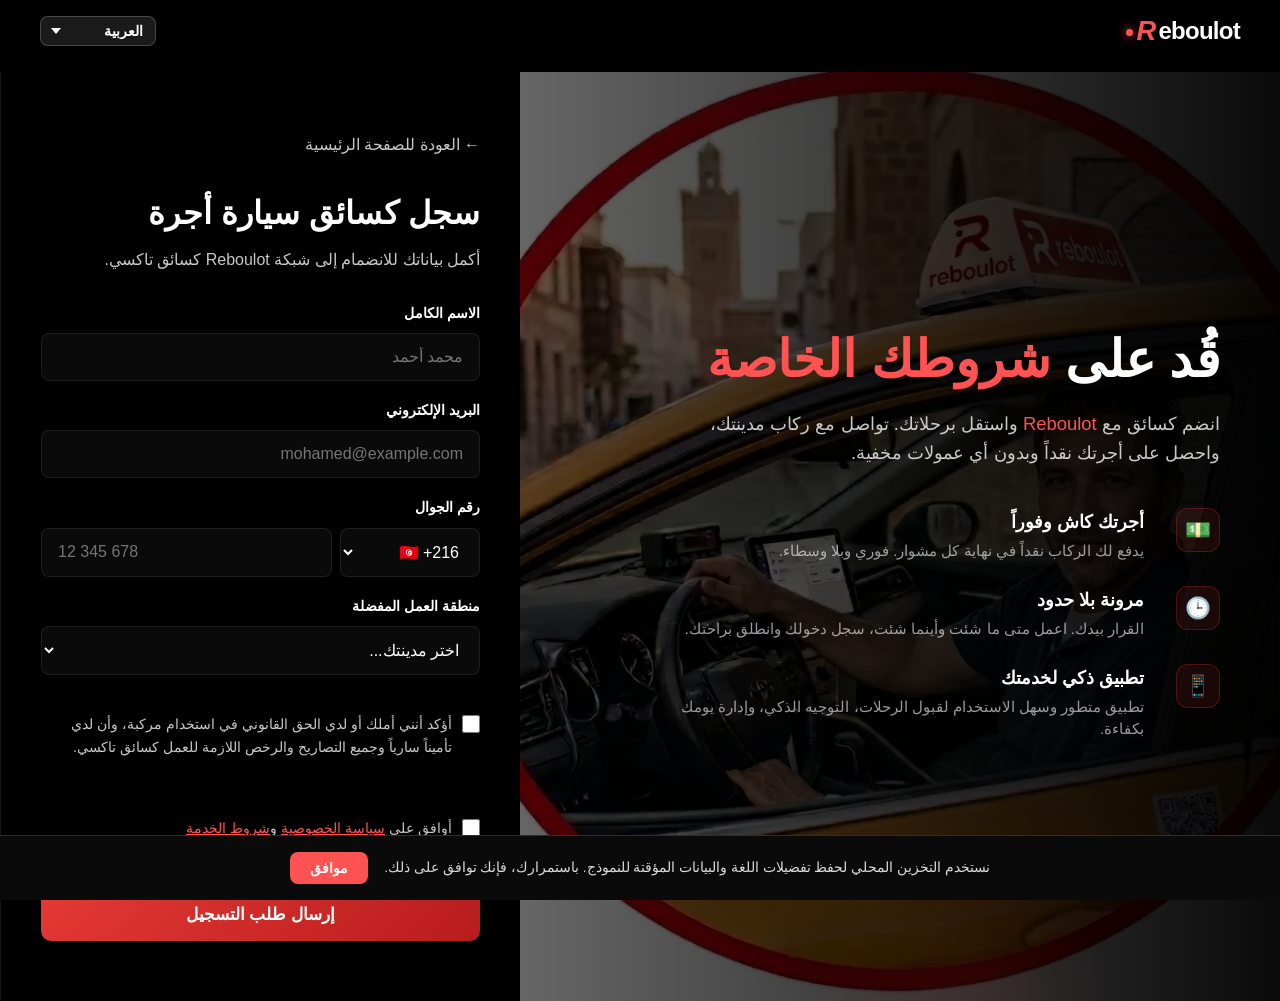
<file: register-taxi.html>
<!DOCTYPE html>
<html lang="ar" dir="rtl">

<head>
  <script src="lang-init.js"></script>
  <meta charset="UTF-8" />
  <meta name="viewport" content="width=device-width, initial-scale=1.0" />
  <meta name="description" data-i18n="meta_desc_taxi" content="Register as a taxi driver with Reboulot. Drive and earn cash in your city." />
  <title data-i18n="page_title_taxi">Drive with Reboulot | Taxi Registration</title>
  <link rel="preconnect" href="https://fonts.googleapis.com" />
  <link rel="preconnect" href="https://fonts.gstatic.com" crossorigin />
  <link
    href="https://fonts.googleapis.com/css2?family=Outfit:wght@300;400;500;600;700;800;900&family=Inter:wght@300;400;500;600&family=Tajawal:wght@300;400;500;700;800;900&display=swap"
    rel="stylesheet" />

  <link rel="stylesheet" href="style.css" />
  <link rel="stylesheet" href="register.css" />
  <link rel="icon" type="image/svg+xml" href="favicon.svg" />
  <link rel="canonical" href="https://reboulot.com/register-taxi.html" />
  <link rel="alternate" hreflang="en" href="https://reboulot.com/register-taxi.html?lang=en" />
  <link rel="alternate" hreflang="ar" href="https://reboulot.com/register-taxi.html?lang=ar" />
  <meta property="og:image" content="https://reboulot.com/og-image.svg" />
  <meta name="twitter:card" content="summary_large_image" />
  <meta http-equiv="Content-Security-Policy" content="default-src 'self'; script-src 'self' https://unpkg.com 'unsafe-inline'; style-src 'self' https://fonts.googleapis.com https://unpkg.com 'unsafe-inline'; font-src 'self' https://fonts.gstatic.com; img-src 'self' data: https://unpkg.com https://*.tile.openstreetmap.org; connect-src 'self' https://registration-backend.dsridha.workers.dev; frame-src 'none'; object-src 'none'; base-uri 'self'" />
  <script type="application/ld+json">
  {"@context":"https://schema.org","@type":"WebSite","name":"Reboulot","url":"https://reboulot.com/"}
  </script>
</head>

<body>
  <div id="cookie-banner" class="cookie-banner" role="dialog" aria-label="Cookie consent">
    <span data-i18n="cookie_text">We use localStorage to remember your language preference and draft form data. By continuing, you consent to this.</span>
    <button id="cookie-accept" class="cookie-btn" data-i18n="cookie_btn">Accept</button>
  </div>
  <nav class="navbar scrolled" id="navbar">
    <div class="nav-inner">
      <a href="index.html" class="nav-logo">
        <span class="logo-dot"></span><span class="logo-r">R</span><span class="logo-rest">eboulot</span>
      </a>
      <div class="nav-links">
        <select id="lang-select" class="lang-select"></select>
      </div>
    </div>
  </nav>

  <div class="premium-layout">
    <!-- Left Side: Hero and Value Prop -->
    <div class="premium-hero" style="background-image: url('bg_taxi.webp');">
      <div class="premium-hero-content">
        <h1><span data-i18n="rt_title">Drive on</span> <span style="color: var(--brand-light)"
            data-i18n="rt_title2">Your Terms</span></h1>
        <p class="hero-sub" data-i18n="rt_sub">Join Reboulot as a taxi driver. Connect with passengers in your city and
          collect payment directly from them in cash no commissions, no deductions, ever.</p>

        <div class="premium-benefits">
          <div class="benefit-item">
            <div class="benefit-icon" aria-hidden="true">💵</div>
            <div class="benefit-text">
              <h4 data-i18n="rt_b1_t">Cash Payments</h4>
              <p data-i18n="rt_b1_d">Passengers pay you directly in cash at the end of every trip. Instant, with no
                middleman.</p>
            </div>
          </div>
          <div class="benefit-item">
            <div class="benefit-icon" aria-hidden="true">🕒</div>
            <div class="benefit-text">
              <h4 data-i18n="rt_b2_t">Total Flexibility</h4>
              <p data-i18n="rt_b2_d">You are your own boss. Go online and offline instantly. Work when and where it
                suits you.</p>
            </div>
          </div>
          <div class="benefit-item">
            <div class="benefit-icon" aria-hidden="true">📱</div>
            <div class="benefit-text">
              <h4 data-i18n="rt_b3_t">Smart Driver App</h4>
              <p data-i18n="rt_b3_d">A powerful, intuitive app to accept rides, navigate efficiently and manage your
                day.</p>
            </div>
          </div>
        </div>
      </div>
    </div>

    <!-- Right Side: Registration Form -->
    <div class="premium-form-side">
      <a href="index.html#join" class="back-link" data-i18n="back_home">← Back to Home</a>

      <div class="form-header">
        <h2 data-i18n="rt_form_title">Register as a Taxi Driver</h2>
        <p data-i18n="rt_form_sub">Complete your details to join the Reboulot taxi network.</p>
      </div>

      <form class="register-form" onsubmit="handleRegistration(event, 'Taxi Driver')">
        <div class="form-group">
          <label for="name" data-i18n="form_name">Full Name</label>
          <input type="text" id="name" name="name" required data-i18n-placeholder="placeholder_name" placeholder="John Doe">
        </div>
        <div class="form-group">
          <label for="email" data-i18n="form_email">Email Address</label>
          <input type="email" id="email" name="email" required data-i18n-placeholder="placeholder_email" placeholder="john@example.com">
        </div>
        <div class="form-group">
          <label for="phone" data-i18n="form_phone">Phone Number</label>
          <div class="phone-input-group">
            <select id="country_code" name="country_code" class="country-select"></select>
            <input type="tel" id="phone" name="phone" required data-i18n-placeholder="placeholder_phone" placeholder="12 345 678" class="phone-number" pattern="[0-9\s\+]+">
          </div>
        </div>

        <div class="form-group">
          <label for="city" data-i18n="rd_reg">Preferred Working Region</label>
          <select id="city" name="city" required>
            <option value="" disabled selected data-i18n="form_city_sel">Select your city...</option>
          </select>
        </div>

        <!-- Honeypot -->
        <input type="checkbox" name="botcheck" style="position:absolute;left:-9999px;opacity:0;height:0;overflow:hidden" />

        <div class="consent-group">
          <label>
            <input type="checkbox" name="confirm" required />
            <span data-i18n="rt_confirm">I confirm that I own or have lawful use of a vehicle, hold valid insurance, and possess all required permits and licenses to operate as a taxi driver.</span>
          </label>
        </div>

        <div class="consent-group">
          <label>
            <input type="checkbox" name="consent" required />
            <span data-i18n="form_consent">I agree to the <a href="privacy-policy.html">Privacy Policy</a> and <a href="terms-of-service.html">Terms of Service</a></span>
          </label>
        </div>

        <button type="submit" class="submit-btn" data-i18n="form_submit">Submit Registration</button>
        <div id="form-message" class="form-message"></div>
      </form>
    </div>
  </div>

  <script src="i18n.js"></script>
  <script src="main.js"></script>
  <script src="register.js"></script>
</body>

</html>
</file>
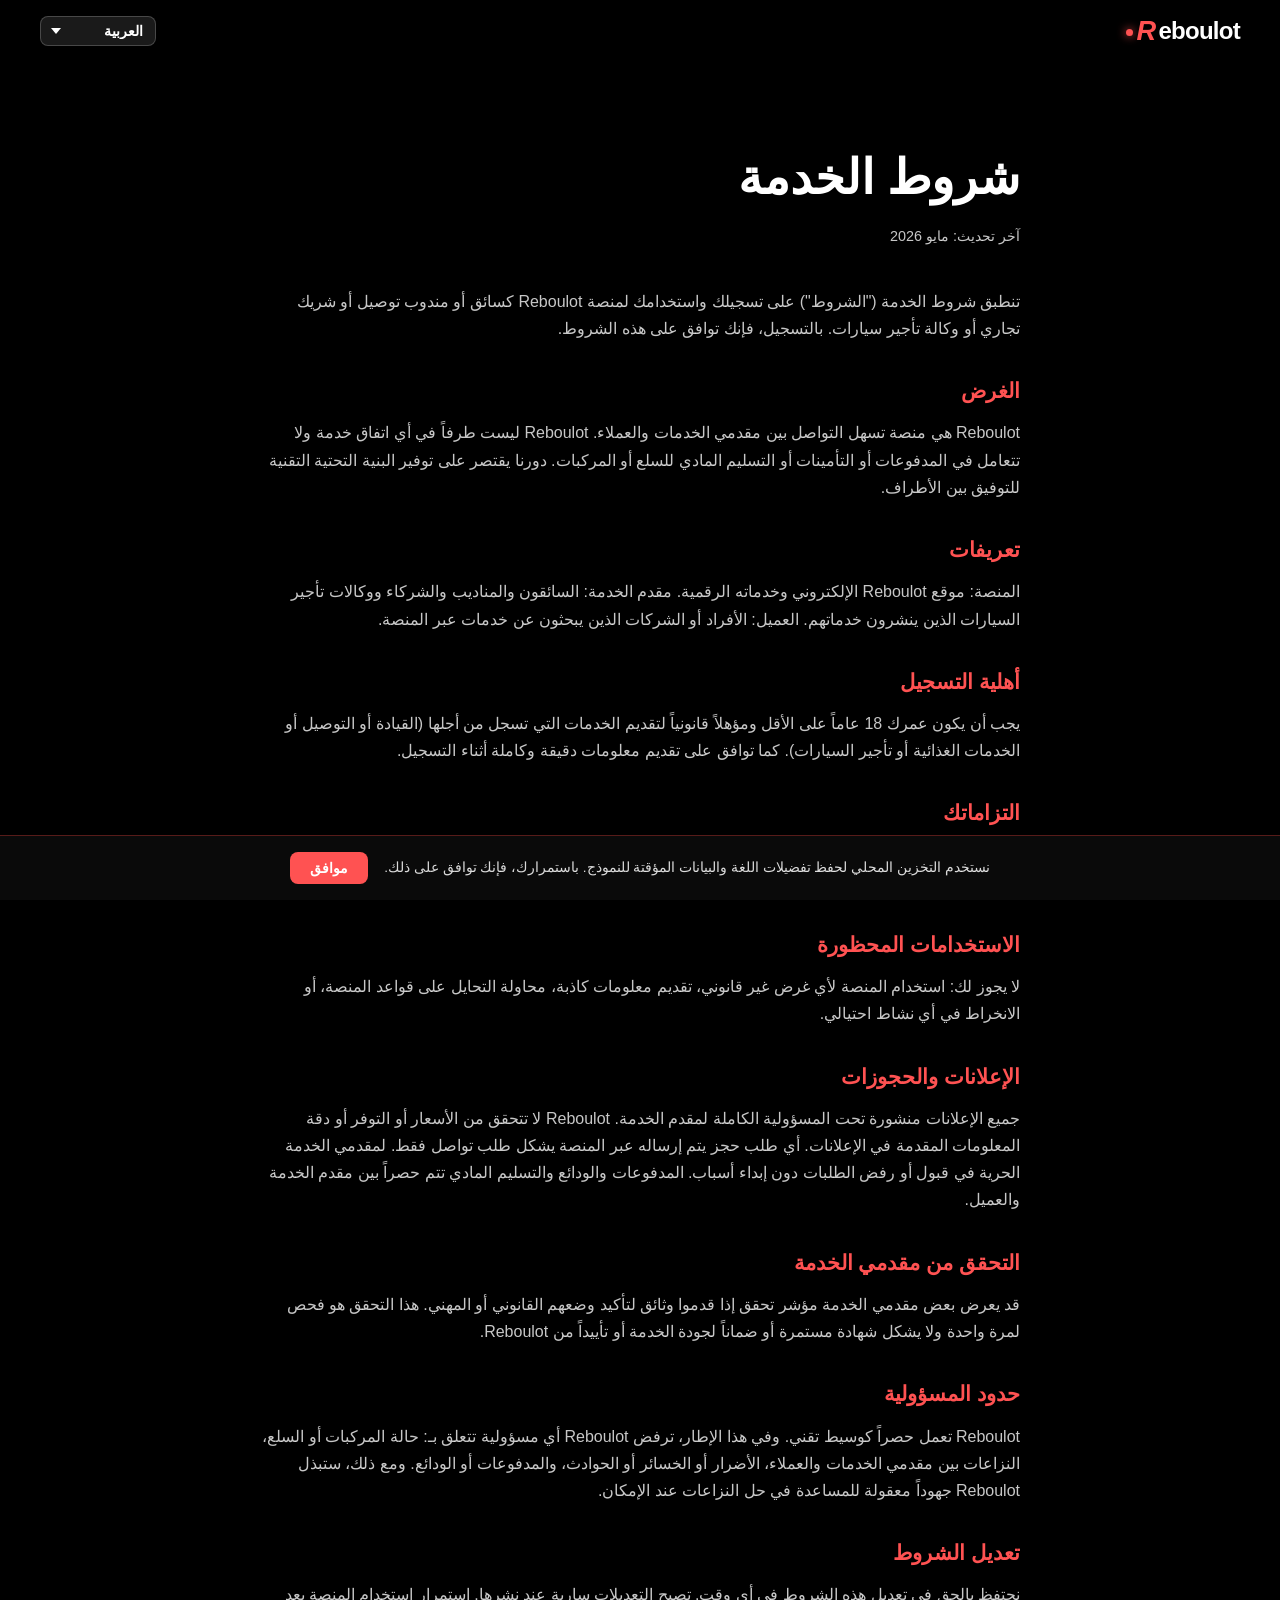
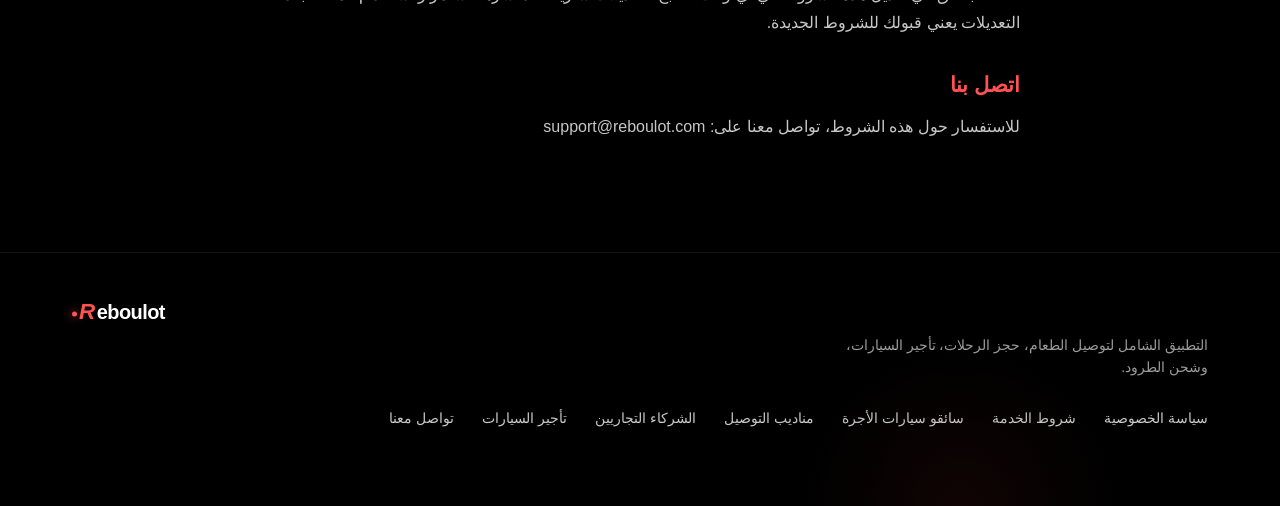
<file: terms-of-service.html>
<!DOCTYPE html>
<html lang="ar" dir="rtl">
<head>
  <script src="lang-init.js"></script>
  <meta charset="UTF-8" />
  <meta name="viewport" content="width=device-width, initial-scale=1.0" />
  <title data-i18n="page_title_tos">Terms of Service | Reboulot</title>
  <meta name="description" data-i18n="meta_desc_tos" content="Reboulot Terms of Service" />
  <link rel="preconnect" href="https://fonts.googleapis.com" />
  <link rel="preconnect" href="https://fonts.gstatic.com" crossorigin />
  <link href="https://fonts.googleapis.com/css2?family=Outfit:wght@300;400;500;600;700;800;900&family=Inter:wght@300;400;500;600&family=Tajawal:wght@300;400;500;700;800;900&display=swap" rel="stylesheet" />
  <link rel="stylesheet" href="style.css" />
  <link rel="icon" type="image/svg+xml" href="favicon.svg" />
  <link rel="canonical" href="https://reboulot.com/terms-of-service.html" />
  <link rel="alternate" hreflang="en" href="https://reboulot.com/terms-of-service.html?lang=en" />
  <link rel="alternate" hreflang="ar" href="https://reboulot.com/terms-of-service.html?lang=ar" />
  <meta property="og:image" content="https://reboulot.com/og-image.svg" />
  <meta name="twitter:card" content="summary_large_image" />
  <meta http-equiv="Content-Security-Policy" content="default-src 'self'; script-src 'self' https://unpkg.com 'unsafe-inline'; style-src 'self' https://fonts.googleapis.com https://unpkg.com 'unsafe-inline'; font-src 'self' https://fonts.gstatic.com; img-src 'self' data: https://*.tile.openstreetmap.org; connect-src 'self' https://registration-backend.dsridha.workers.dev; frame-src 'none'; object-src 'none'; base-uri 'self'" />
  <script type="application/ld+json">
  {"@context":"https://schema.org","@type":"WebSite","name":"Reboulot","url":"https://reboulot.com/"}
  </script>
</head>
<body>
  <div id="cookie-banner" class="cookie-banner" role="dialog" aria-label="Cookie consent">
    <span data-i18n="cookie_text">We use localStorage to remember your language preference and draft form data. By continuing, you consent to this.</span>
    <button id="cookie-accept" class="cookie-btn" data-i18n="cookie_btn">Accept</button>
  </div>
  <nav class="navbar scrolled" id="navbar">
    <div class="nav-inner">
      <a href="index.html" class="nav-logo">
        <span class="logo-dot"></span><span class="logo-r">R</span><span class="logo-rest">eboulot</span>
      </a>
      <div class="nav-links">
        <select id="lang-select" class="lang-select"></select>
      </div>
    </div>
  </nav>

  <section class="legal-section">
    <div class="legal-container">
      <h1 data-i18n="tos_title">Terms of Service</h1>
      <p class="legal-date" data-i18n="tos_last_updated">Last updated: May 2026</p>

      <div class="legal-block">
        <p data-i18n="tos_intro">These Terms of Service ("Terms") govern your registration and use of the Reboulot platform as a driver, courier, partner, or car rental agency. By registering, you agree to these Terms.</p>
      </div>

      <div class="legal-block">
        <h2 data-i18n="tos_object_title">Purpose</h2>
        <p data-i18n="tos_object_body">Reboulot is a platform that facilitates connections between service providers and customers. Reboulot is not a party to any service agreement and does not handle payments, deposits, insurance, or physical delivery of goods or vehicles. Our role is limited to providing the technical infrastructure for matching.</p>
      </div>

      <div class="legal-block">
        <h2 data-i18n="tos_def_title">Definitions</h2>
        <p data-i18n="tos_def_body">Platform: the Reboulot website and digital services. Service Provider: drivers, couriers, partners, and car rental agencies publishing their services. Customer: individuals or businesses seeking services through the platform.</p>
      </div>

      <div class="legal-block">
        <h2 data-i18n="tos_elig_title">Eligibility</h2>
        <p data-i18n="tos_elig_body">You must be at least 18 years old and legally eligible to provide the services you register for (driving, delivery, food service, or car rental). You agree to provide accurate and complete information during registration.</p>
      </div>

      <div class="legal-block">
        <h2 data-i18n="tos_oblig_title">Your Obligations</h2>
        <p data-i18n="tos_oblig_body">You agree to: provide accurate information, maintain the confidentiality of your account, comply with all applicable laws, and conduct yourself professionally when using the platform.</p>
      </div>

      <div class="legal-block">
        <h2 data-i18n="tos_prohib_title">Prohibited Uses</h2>
        <p data-i18n="tos_prohib_body">You may not: use the platform for any illegal purpose, provide false information, attempt to circumvent platform rules, or engage in fraudulent activity.</p>
      </div>

      <div class="legal-block">
        <h2 data-i18n="tos_listings_title">Listings and Reservations</h2>
        <p data-i18n="tos_listings_body">All listings are published under the sole responsibility of the Service Provider. Reboulot does not verify prices, availability, or accuracy of information provided in listings. Any reservation request submitted through the platform constitutes a connection request only. Service Providers are free to accept or decline requests without justification. Payments, deposits, and physical delivery of services are handled exclusively between the Service Provider and the Customer.</p>
      </div>

      <div class="legal-block">
        <h2 data-i18n="tos_verify_title">Provider Verification</h2>
        <p data-i18n="tos_verify_body">Some providers may display a verification indicator if they have provided documentation to confirm their legal or professional status. This verification is a one-time check and does not constitute an ongoing certification, guarantee of service quality, or endorsement by Reboulot.</p>
      </div>

      <div class="legal-block">
        <h2 data-i18n="tos_liab_title">Limitation of Liability</h2>
        <p data-i18n="tos_liab_body">Reboulot acts exclusively as a technical intermediary. To that extent, Reboulot declines all liability regarding: the condition of vehicles or goods, disputes between service providers and customers, damages, losses, or accidents, and payments or deposits. Reboulot will, however, make reasonable efforts to assist in resolving disputes where possible.</p>
      </div>

      <div class="legal-block">
        <h2 data-i18n="tos_changes_title">Changes to Terms</h2>
        <p data-i18n="tos_changes_body">We reserve the right to modify these Terms at any time. Changes will be effective upon posting. Continued use of the platform after changes constitutes acceptance of the new Terms.</p>
      </div>

      <div class="legal-block">
        <h2 data-i18n="tos_contact_title">Contact</h2>
        <p data-i18n="tos_contact_body">For questions about these Terms, contact: support@reboulot.com</p>
      </div>

    </div></section>

  <footer class="footer">
    <div class="footer-inner">
      <div class="footer-brand">
        <div class="nav-logo">
          <span class="logo-dot"></span><span class="logo-r">R</span><span class="logo-rest">eboulot</span>
        </div>
        <p class="footer-tagline" data-i18n="footer_tagline">The Global Super-App for Food, Taxi, Delivery &amp; Car Rental.</p>
      </div>
      <div class="footer-links">
        <a href="privacy-policy.html" data-i18n="f_link_privacy">Privacy Policy</a>
        <a href="terms-of-service.html" data-i18n="f_link_terms">Terms of Service</a>
        <a href="register-taxi.html" data-i18n="f_link_taxi">Taxi Drivers</a>
        <a href="register-delivery.html" data-i18n="f_link_couriers">Couriers</a>
        <a href="register-partner.html" data-i18n="f_link_partners">Partners</a>
        <a href="register-car-rental.html" data-i18n="f_link_carrental">Car Rental</a>
        <a href="mailto:support@reboulot.com" data-i18n="f_link_contact">Contact Us</a>
      </div>
    </div>
  </footer>

  <script src="i18n.js"></script>
  <script src="main.js"></script>
</body>
</html>
</file>
<file: style.css>
/* === DESIGN TOKENS === */
:root {
  --brand: #E53935;
  --brand-light: #FF5252;
  --brand-dark: #B71C1C;
  --accent: #E53935;
  --white: #FFFFFF;
  --danger: #EF4444;
  --bg: #000000;
  --bg2: #0A0A0A;
  --bg3: #111111;
  --surface: rgba(255,255,255,0.04);
  --surface-hover: rgba(255,255,255,0.07);
  --border: rgba(255,255,255,0.08);
  --border-hover: rgba(255,255,255,0.15);
  --text: #FFFFFF;
  --text-muted: rgba(255,255,255,0.78);
  --text-faint: rgba(255,255,255,0.6);
  --radius: 20px;
  --radius-sm: 12px;
  --shadow: 0 25px 60px rgba(0,0,0,0.5);
  --glow: 0 0 60px rgba(229,57,53,0.35);
}

/* === RESET === */
*, *::before, *::after { box-sizing: border-box; margin: 0; padding: 0; }
html { scroll-behavior: smooth; }
body {
  background: var(--bg);
  color: var(--text);
  font-family: 'Inter', sans-serif;
  overflow-x: hidden;
  line-height: 1.6;
}

#bg-canvas {
  position: fixed;
  inset: 0;
  z-index: 0;
  pointer-events: none;
}

/* === UTILITY === */
.gradient-text {
  background: linear-gradient(135deg, var(--brand-light), var(--accent));
  -webkit-background-clip: text;
  -webkit-text-fill-color: transparent;
  background-clip: text;
}

/* === NAVBAR === */
.nav-links {
  display: flex;
  align-items: center;
  gap: 8px;
}
.nav-link {
  color: var(--text-muted);
  text-decoration: none;
  font-size: 0.88rem;
  font-weight: 500;
  padding: 8px 14px;
  border-radius: 999px;
  transition: color 0.2s, background 0.2s;
}
.nav-link:hover {
  color: var(--text);
  background: var(--surface);
}
.nav-link-cta {
  background: rgba(229,57,53,0.15);
  border: 1px solid rgba(229,57,53,0.3);
  color: var(--brand-light);
}
.nav-link-cta:hover {
  background: rgba(229,57,53,0.25);
  color: var(--brand-light);
}
.nav-icon {
  width: 22px;
  height: 22px;
  object-fit: cover;
  border-radius: 50%;
  vertical-align: middle;
  margin-right: 4px;
}
.nav-hamburger {
  display: none;
  flex-direction: column;
  gap: 5px;
  background: none;
  border: none;
  cursor: pointer;
  padding: 4px;
}
.nav-hamburger span {
  display: block;
  width: 22px;
  height: 2px;
  background: var(--text-muted);
  border-radius: 2px;
  transition: 0.3s;
}
.nav-mobile {
  display: none;
  flex-direction: column;
  gap: 4px;
  padding: 12px 32px 16px;
  background: rgba(0,0,0,0.95);
  border-top: 1px solid var(--border);
}
.nav-mobile a {
  color: var(--text-muted);
  text-decoration: none;
  font-size: 0.95rem;
  font-weight: 500;
  padding: 10px 0;
  border-bottom: 1px solid var(--border);
}
.nav-mobile a:last-child { border-bottom: none; }
.nav-mobile.open { display: flex; }
.lang-mobile-bar {
  display: flex;
  align-items: center;
  justify-content: center;
  padding: 12px 0 4px;
  margin-top: 8px;
  border-top: 1px solid var(--border);
}
.lang-mobile-bar .lang-select {
  margin-left: 0;
  width: 100%;
  max-width: 200px;
}
@media (max-width: 820px) {
  .nav-links { display: none; }
  .nav-hamburger { display: flex; }
}
.navbar {
  position: fixed;
  top: 0; left: 0; right: 0;
  z-index: 100;
  padding: 16px 32px;
  transition: background 0.3s, backdrop-filter 0.3s;
}
.navbar.scrolled {
  background: rgba(0,0,0,0.9);
  backdrop-filter: blur(20px);
  border-bottom: 1px solid var(--border);
}
.nav-inner {
  max-width: 1200px;
  margin: 0 auto;
  display: flex;
  align-items: center;
  justify-content: space-between;
}
.nav-logo {
  display: flex;
  align-items: center;
  gap: 4px;
  text-decoration: none;
  font-family: 'Outfit', sans-serif;
  font-size: 1.5rem;
  font-weight: 800;
  letter-spacing: -0.03em;
  direction: ltr !important;
}

.nav-logo .logo-dot {
  width: 7px;
  height: 7px;
  background-color: var(--brand-light);
  border-radius: 50%;
  display: inline-block;
  margin-right: -1px;
  box-shadow: 0 0 10px var(--brand-light);
  transform: translateY(2px);
}

.nav-logo .logo-r {
  color: var(--brand-light);
  font-style: italic;
  font-weight: 900;
  font-size: 1.7rem;
  letter-spacing: -0.06em;
  line-height: 1;
}

.nav-logo .logo-rest {
  color: #ffffff;
  font-weight: 700;
  line-height: 1;
}

/* Footer specific logo scaling */
.footer .nav-logo {
  font-size: 1.25rem;
  gap: 3px;
}
.footer .nav-logo .logo-dot {
  width: 5px;
  height: 5px;
  transform: translateY(1.5px);
}
.footer .nav-logo .logo-r {
  font-size: 1.4rem;
}

@keyframes float {
  0%,100% { transform: translateY(0px); }
  50% { transform: translateY(-18px); }
}

@keyframes spin {
  to { transform: rotate(360deg); }
}

/* Reveal animations */
.reveal-hidden {
  opacity: 0;
  transform: translateY(30px);
  transition: opacity 0.6s ease, transform 0.6s ease;
}
.reveal-visible {
  opacity: 1 !important;
  transform: translateY(0) !important;
}

/* === HERO === */
.hero {
  position: relative;
  z-index: 1;
  min-height: 100vh;
  display: flex;
  align-items: center;
  padding: 120px 32px 80px;
  max-width: 1200px;
  margin: 0 auto;
  gap: 60px;
}
.hero-content { flex: 1; max-width: 580px; }
.hero-title {
  font-family: 'Outfit', sans-serif;
  font-size: clamp(2.8rem, 6vw, 5rem);
  font-weight: 900;
  line-height: 1.05;
  margin-bottom: 20px;
  letter-spacing: -0.02em;
}
.hero-subtitle {
  font-size: 1.1rem;
  color: var(--text-muted);
  margin-bottom: 36px;
  line-height: 1.7;
}
.hero-subtitle strong { color: var(--text); }

/* CTA */
.cta-group {
  display: flex;
  align-items: center;
  gap: 16px;
  flex-wrap: wrap;
  margin-bottom: 32px;
}
.btn-primary {
  display: inline-flex;
  align-items: center;
  gap: 9px;
  background: linear-gradient(135deg, var(--brand), var(--brand-dark));
  color: white;
  font-weight: 700;
  font-size: 1rem;
  padding: 14px 28px;
  border-radius: 999px;
  text-decoration: none;
  transition: transform 0.2s, box-shadow 0.2s;
  box-shadow: 0 8px 32px rgba(229,57,53,0.4);
}
.btn-primary:hover {
  transform: translateY(-2px);
  box-shadow: 0 14px 40px rgba(229,57,53,0.6);
}
.btn-ghost {
  display: inline-flex;
  align-items: center;
  gap: 8px;
  color: var(--text-muted);
  font-weight: 600;
  font-size: 0.95rem;
  text-decoration: none;
  border: 1px solid var(--border);
  padding: 14px 24px;
  border-radius: 999px;
  transition: color 0.2s, border-color 0.2s, transform 0.2s;
}
.btn-ghost:hover {
  color: var(--text);
  border-color: rgba(255,255,255,0.2);
  transform: translateY(-2px);
}

/* Store Badges */
.store-badges { display: flex; gap: 12px; flex-wrap: wrap; }
.store-badge {
  display: flex;
  align-items: center;
  gap: 10px;
  padding: 12px 20px;
  background: var(--surface);
  border: 1px solid var(--border);
  border-radius: var(--radius-sm);
  color: var(--text-muted);
  transition: background 0.2s;
}
.store-badge.coming { opacity: 0.7; cursor: default; }
.store-badge div { display: flex; flex-direction: column; }
.store-badge small { font-size: 0.68rem; opacity: 0.6; line-height: 1; text-transform: uppercase; letter-spacing: 0.05em; }
.store-badge strong { font-size: 0.9rem; color: var(--text); }

/* === HERO MOCKUP === */
.hero-visual {
  flex: 1;
  display: flex;
  justify-content: center;
  align-items: center;
  position: relative;
}
.hero-mockup-wrap {
  position: relative;
  display: flex;
  justify-content: center;
  align-items: center;
  animation: float 5s ease-in-out infinite;
}
.hero-mockup-img {
  width: 100%;
  max-width: 460px;
  border-radius: 24px;
  filter: drop-shadow(0 30px 60px rgba(229,57,53,0.3));
  position: relative;
  z-index: 2;
}
.phone-glow {
  position: absolute;
  inset: -40px;
  background: radial-gradient(ellipse at center, rgba(229,57,53,0.25) 0%, transparent 65%);
  z-index: 1;
  pointer-events: none;
  filter: blur(20px);
}
/* === SHARED SECTIONS === */
section { position: relative; z-index: 1; }
.section-inner {
  max-width: 1200px;
  margin: 0 auto;
  padding: 100px 32px;
  text-align: center;
}
.section-label {
  font-size: 0.78rem;
  font-weight: 700;
  letter-spacing: 0.14em;
  text-transform: uppercase;
  color: var(--brand-light);
  margin-bottom: 14px;
}
.section-title {
  font-family: 'Outfit', sans-serif;
  font-size: clamp(2rem, 4.5vw, 3.5rem);
  font-weight: 900;
  line-height: 1.1;
  letter-spacing: -0.02em;
  margin-bottom: 20px;
}
.section-subtitle {
  font-size: 1.05rem;
  color: var(--text-muted);
  max-width: 560px;
  margin: 0 auto 56px;
  line-height: 1.7;
}

/* === SERVICES GRID === */
.services { background: linear-gradient(180deg, transparent, var(--bg2) 30%, var(--bg2) 70%, transparent); }
.services-grid { display: grid; grid-template-columns: repeat(auto-fit, minmax(260px, 1fr)); gap: 20px; text-align: left; }
.service-block {
  --c1: var(--brand);
  --c2: var(--brand-light);
  --c1-soft: rgba(229,57,53,0.12);
  --c1-border: rgba(229,57,53,0.28);
  background: var(--surface);
  border: 1px solid var(--border);
  border-radius: var(--radius);
  padding: 36px 30px;
  display: flex;
  flex-direction: column;
  transition: transform 0.4s cubic-bezier(0.16,1,0.3,1), background 0.4s, border-color 0.4s, box-shadow 0.4s;
  cursor: default;
  position: relative;
  overflow: hidden;
}
.service-block::before {
  content: '';
  position: absolute;
  top: 0; left: 0; right: 0;
  height: 2px;
  background: linear-gradient(90deg, transparent, var(--c1, var(--brand)), transparent);
  opacity: 0.35;
  transition: opacity 0.4s;
}
.service-block::after {
  content: '';
  position: absolute;
  top: -60px; right: -60px;
  width: 180px; height: 180px;
  background: radial-gradient(circle, var(--c1-soft), transparent 70%);
  pointer-events: none;
}
.service-block:hover { transform: translateY(-8px); background: var(--surface-hover); border-color: var(--c1-border); box-shadow: 0 24px 56px rgba(0,0,0,0.4), 0 0 32px var(--c1-soft); }
.service-block:hover::before { opacity: 1; }
.service-icon-wrap {
  width: 60px; height: 60px;
  border-radius: 50%;
  background: linear-gradient(135deg, var(--c1), var(--c2));
  display: flex; align-items: center; justify-content: center;
  font-size: 1.8rem;
  margin-bottom: 24px;
  box-shadow: 0 8px 24px rgba(0,0,0,0.3), 0 0 0 6px var(--c1-soft);
  overflow: hidden;
}
.service-icon-img {
  width: 100%;
  height: 100%;
  object-fit: cover;
  border-radius: 50%;
}
.service-tag {
  align-self: flex-start;
  background: var(--c1-soft);
  border: 1px solid var(--c1-border);
  color: var(--brand-light);
  padding: 6px 12px;
  border-radius: 999px;
  font-size: 0.72rem;
  font-weight: 700;
  letter-spacing: 0.08em;
  text-transform: uppercase;
  margin-bottom: 12px;
}
.service-block h3 { font-family: 'Outfit', sans-serif; font-size: 1.35rem; font-weight: 800; margin-bottom: 12px; color: var(--text); }
.service-block > p { font-size: 0.95rem; color: var(--text-muted); line-height: 1.6; flex-grow: 1; margin-bottom: 16px; }
.service-cta {
  font-size: 0.88rem;
  font-weight: 700;
  color: var(--brand-light);
  text-decoration: none;
  transition: color 0.2s;
}
.service-cta:hover { color: var(--accent); }

/* === PRE-PRODUCTION SECTION === */
.notify-section { padding: 80px 32px; position: relative; z-index: 1; }
.notify-card {
  max-width: 900px;
  margin: 0 auto;
  background: linear-gradient(135deg, rgba(229,57,53,0.12), rgba(255,255,255,0.06));
  border: 1px solid rgba(229,57,53,0.25);
  border-radius: 32px;
  padding: 60px 48px;
  text-align: center;
  position: relative;
  overflow: hidden;
}
.notify-glow { position: absolute; inset: -80px; background: radial-gradient(ellipse at 50% 50%, rgba(229,57,53,0.2), transparent 65%); pointer-events: none; }
.notify-content { position: relative; z-index: 2; }
.notify-icon { font-size: 2.5rem; margin-bottom: 16px; }
.notify-card h2 { font-family: 'Outfit', sans-serif; font-size: 2rem; font-weight: 900; margin-bottom: 12px; }
.notify-card > .notify-content > p { color: var(--text-muted); font-size: 1rem; margin-bottom: 32px; }

/* Pre-prod options */
.pre-prod-options { display: grid; grid-template-columns: repeat(auto-fit, minmax(220px, 1fr)); gap: 16px; margin-top: 24px; }
.pre-prod-btn {
  display: flex; align-items: center; gap: 12px;
  background: var(--surface);
  border: 1px solid var(--border);
  border-radius: var(--radius-sm);
  padding: 18px 20px;
  text-decoration: none;
  color: var(--text);
  font-weight: 600;
  transition: transform 0.25s, background 0.25s, border-color 0.25s, box-shadow 0.25s;
}
.pre-prod-btn:hover { transform: translateY(-4px); background: var(--surface-hover); }
.pp-img {
  width: 44px;
  height: 44px;
  object-fit: cover;
  border-radius: 50%;
  flex-shrink: 0;
}
.pp-text { font-size: 0.95rem; font-weight: 600; }
.pp-sub { font-size: 0.78rem; color: var(--text-faint); margin-top: 2px; }
.pre-prod-btn.delivery:hover { border-color: var(--white); box-shadow: 0 8px 24px rgba(255,255,255,0.2); }
.pre-prod-btn.taxi:hover { border-color: var(--accent); box-shadow: 0 8px 24px rgba(255,255,255,0.2); }
.pre-prod-btn.partner:hover { border-color: var(--brand-light); box-shadow: 0 8px 24px rgba(229,57,53,0.2); }
.pre-prod-btn.car-rental:hover { border-color: #1976D2; box-shadow: 0 8px 24px rgba(25,118,210,0.2); }

.lang-select {
  background: rgba(255, 255, 255, 0.1);
  border: 1px solid rgba(255, 255, 255, 0.2);
  color: #fff;
  padding: 6px 28px 6px 12px;
  border-radius: 8px;
  font-family: inherit;
  font-size: 0.9rem;
  font-weight: 600;
  cursor: pointer;
  transition: all 0.2s;
  margin-left: 15px;
  appearance: none;
  -webkit-appearance: none;
  -moz-appearance: none;
  background-image: url("data:image/svg+xml,%3Csvg xmlns='http://www.w3.org/2000/svg' width='10' height='6' fill='white'%3E%3Cpath d='M0 0l5 6 5-6z'/%3E%3C/svg%3E");
  background-repeat: no-repeat;
  background-position: right 10px center;
  background-size: 10px 6px;
}
.lang-select:hover {
  background: rgba(255, 255, 255, 0.2);
}
.lang-select option {
  background: #222;
  color: #fff;
}

/* RTL Support */
[dir="rtl"] {
  font-family: 'Tajawal', 'Inter', 'Outfit', sans-serif;
  letter-spacing: 0;
}
[dir="rtl"] h1,
[dir="rtl"] h2,
[dir="rtl"] h3,
[dir="rtl"] h4,
[dir="rtl"] .error-code,
[dir="rtl"] .section-label,
[dir="rtl"] .service-tag,
[dir="rtl"] .store-badge small {
  letter-spacing: 0;
}
[dir="rtl"] .nav-icon {
  margin-right: 0;
  margin-left: 4px;
}
[dir="rtl"] .lang-select {
  margin-left: 0;
  margin-right: 15px;
  padding: 6px 12px 6px 28px;
  background-position: left 10px center;
}
[dir="rtl"] .benefit-icon {
  margin-right: 0;
  margin-left: 16px;
}
[dir="rtl"] .service-cta {
  display: inline-block;
}
[dir="rtl"] .form-group input,
[dir="rtl"] .form-group select {
  text-align: right;
  font-family: 'Tajawal', 'Inter', sans-serif;
}
[dir="rtl"] .map-instruction {
  text-align: right;
}
[dir="rtl"] .back-link {
  display: inline-block;
}
[dir="rtl"] .nav-mobile a {
  text-align: right;
}
[dir="rtl"] .lang-mobile-bar .lang-select {
  margin-right: 0;
}
[dir="rtl"] .premium-hero::before {
  background: linear-gradient(to left, rgba(0,0,0,0.96) 0%, rgba(0,0,0,0.6) 100%);
}
/* === FOOTER === */
.footer { position: relative; z-index: 1; border-top: 1px solid var(--border); }
.footer-inner { max-width: 1200px; margin: 0 auto; padding: 48px 32px; }
.footer-brand { display: flex; flex-direction: column; gap: 10px; margin-bottom: 28px; }
.footer-tagline { font-size: 0.88rem; color: var(--text-faint); max-width: 380px; }
.footer-links { display: flex; gap: 28px; flex-wrap: wrap; margin-bottom: 28px; }
.footer-links a { color: var(--text-muted); text-decoration: none; font-size: 0.9rem; font-weight: 500; transition: color 0.2s; }
.footer-links a:hover { color: var(--text); }
/* === RESPONSIVE === */
@media (max-width: 900px) {
  .hero { flex-direction: column; padding-top: 100px; text-align: center; gap: 48px; }
  .hero-content { max-width: 100%; }
  .cta-group { justify-content: center; }
  .store-badges { justify-content: center; }
  .break-lg { display: none; }
  .hero-visual { order: -1; }
}
@media (max-width: 560px) {
  .navbar { padding: 14px 20px; }
  .section-inner { padding: 70px 20px; }
  .notify-card { padding: 36px 24px; }
  .form-row { flex-direction: column; }
  .footer-links { gap: 16px; }
  .services-grid { grid-template-columns: 1fr; }
}

/* ==========================================================================
   I. GLOBAL ENHANCEMENTS
   ========================================================================== */

/* Custom Scrollbar */
::-webkit-scrollbar {
  width: 10px;
  height: 10px;
}
::-webkit-scrollbar-track {
  background: var(--bg);
}
::-webkit-scrollbar-thumb {
  background: rgba(255,255,255,0.2);
  border-radius: 5px;
}
::-webkit-scrollbar-thumb:hover {
  background: rgba(229,57,53,0.5);
}

/* Global Focus Outline */
*:focus-visible {
  outline: 2px solid var(--brand);
  outline-offset: 2px;
}

/* Spinner */
.spinner {
  display: inline-block;
  width: 16px;
  height: 16px;
  border: 2px solid rgba(255,255,255,0.3);
  border-top-color: #fff;
  border-radius: 50%;
  animation: spin 0.6s linear infinite;
  vertical-align: middle;
  margin-right: 6px;
}

/* ==========================================================================
   II. LEGAL PAGES (Privacy, Terms)
   ========================================================================== */

.legal-section {
  padding: 140px 24px 80px;
  min-height: 100vh;
}

.legal-container {
  max-width: 760px;
  margin: 0 auto;
}

.legal-container h1 {
  font-family: 'Outfit', sans-serif;
  font-size: clamp(2rem, 5vw, 3rem);
  font-weight: 800;
  margin-bottom: 8px;
}

.legal-date {
  color: var(--text-muted);
  font-size: 0.9rem;
  margin-bottom: 40px;
}

.legal-block {
  margin-bottom: 32px;
}

.legal-block h2 {
  font-family: 'Outfit', sans-serif;
  font-size: 1.3rem;
  font-weight: 700;
  margin-bottom: 12px;
  color: var(--brand-light);
}

.legal-block p {
  line-height: 1.7;
  color: var(--text-muted);
}

/* Account Deletion Page */
.deletion-steps {
  padding-inline-start: 20px;
  margin-top: 12px;
}
.deletion-steps li {
  margin-bottom: 14px;
  line-height: 1.7;
  color: var(--text-muted);
}
.deletion-note {
  font-size: 0.85rem;
  color: var(--text-faint);
  margin-top: 8px;
}
.deletion-mailto {
  margin: 14px 0 8px;
  display: inline-flex;
}
.deletion-form {
  margin-top: 16px;
}
.deletion-form .form-group {
  margin-bottom: 18px;
}

/* Consent Checkbox */
.consent-group {
  margin: 20px 0;
}

.consent-group label {
  display: flex;
  align-items: flex-start;
  gap: 10px;
  font-size: 0.9rem;
  color: var(--text-muted);
  cursor: pointer;
}

.consent-group input[type="checkbox"] {
  width: 18px;
  height: 18px;
  margin-top: 2px;
  accent-color: var(--brand);
  flex-shrink: 0;
}

.consent-group a {
  color: var(--brand-light);
  text-decoration: underline;
}

/* Success Modal */
.modal-overlay {
  position: fixed;
  top: 0;
  left: 0;
  width: 100vw;
  height: 100vh;
  background: rgba(0,0,0,0.6);
  backdrop-filter: blur(4px);
  z-index: 9999;
  display: flex;
  align-items: center;
  justify-content: center;
  opacity: 0;
  transition: opacity 0.3s ease;
}
.modal-content {
  background: #111111;
  border: 1px solid rgba(255, 82, 82, 0.35);
  border-radius: 16px;
  padding: 32px;
  max-width: 400px;
  width: 90%;
  text-align: center;
  box-shadow: 0 20px 40px rgba(0,0,0,0.6);
  transform: scale(0.9);
  transition: transform 0.3s cubic-bezier(0.175, 0.885, 0.32, 1.275);
}
.modal-icon {
  width: 60px;
  height: 60px;
  background: rgba(255, 82, 82, 0.15);
  border-radius: 50%;
  display: flex;
  align-items: center;
  justify-content: center;
  margin: 0 auto 20px;
}
.modal-title {
  color: #fff;
  font-size: 1.5rem;
  margin-bottom: 12px;
  font-family: 'Outfit', sans-serif;
}
.modal-desc {
  color: rgba(255,255,255,0.7);
  font-size: 1rem;
  line-height: 1.5;
  margin-bottom: 24px;
}
.modal-btn {
  background: var(--brand-light);
  color: #fff;
  border: none;
  padding: 12px 24px;
  border-radius: 8px;
  font-size: 1rem;
  font-weight: 600;
  cursor: pointer;
  width: 100%;
  transition: background 0.2s;
}
.modal-btn:hover {
  background: var(--brand-dark);
}

/* ==========================================================================
   III. ERROR PAGES
   ========================================================================== */

.error-section {
  min-height: 100vh;
  display: flex;
  flex-direction: column;
  align-items: center;
  justify-content: center;
  padding: 120px 32px;
  text-align: center;
  position: relative;
  z-index: 1;
}

.error-code {
  font-family: 'Outfit', sans-serif;
  font-size: clamp(6rem, 15vw, 12rem);
  font-weight: 900;
  line-height: 1;
  margin-bottom: 20px;
  background: linear-gradient(135deg, var(--brand-light), var(--brand-dark));
  -webkit-background-clip: text;
  -webkit-text-fill-color: transparent;
  background-clip: text;
  text-shadow: 0 0 40px rgba(229, 57, 53, 0.3);
}

.error-title {
  font-family: 'Outfit', sans-serif;
  font-size: 2rem;
  font-weight: 700;
  margin-bottom: 16px;
}

.error-desc {
  font-size: 1.1rem;
  color: var(--text-muted);
  max-width: 500px;
  margin: 0 auto 40px;
  line-height: 1.6;
}

/* Cookie consent banner */
.cookie-banner {
  position: fixed;
  bottom: 0;
  left: 0;
  right: 0;
  z-index: 10000;
  background: var(--bg2);
  border-top: 1px solid rgba(229,57,53,0.35);
  padding: 16px 24px;
  display: flex;
  align-items: center;
  justify-content: center;
  gap: 16px;
  flex-wrap: wrap;
  font-size: 0.85rem;
  color: rgba(255,255,255,0.85);
  transform: translateY(100%);
  transition: transform 0.4s ease;
}
.cookie-banner.show {
  transform: translateY(0);
}
.cookie-btn {
  background: var(--brand-light);
  color: #fff;
  border: none;
  padding: 8px 20px;
  border-radius: 8px;
  font-family: inherit;
  font-weight: 600;
  font-size: 0.85rem;
  cursor: pointer;
  white-space: nowrap;
  transition: background 0.2s;
}
.cookie-btn:hover {
  background: #c62828;
}
</file>
<file: register.css>
/* === PRE-PROD BUTTONS (kept minimal, register.css handles registration layout) === */
.pre-prod-btn.delivery { border-color: rgba(255,255,255,0.2); }
.pre-prod-btn.taxi { border-color: rgba(255,255,255,0.2); }
.pre-prod-btn.partner { border-color: rgba(229,57,53,0.2); }
.pre-prod-btn.car-rental { border-color: rgba(25,118,210,0.2); }

/* === PREMIUM REGISTRATION LAYOUT === */
.premium-layout {
  display: flex;
  min-height: 100vh;
  padding-top: 72px;
}
.premium-hero {
  flex: 1;
  position: relative;
  display: flex;
  flex-direction: column;
  justify-content: center;
  padding: 60px;
  background-size: cover;
  background-position: center;
}
.premium-hero::before {
  content: '';
  position: absolute;
  inset: 0;
  background: linear-gradient(to right, rgba(0,0,0,0.96) 0%, rgba(0,0,0,0.6) 100%);
}
.premium-hero-content { position: relative; z-index: 2; max-width: 550px; }
.premium-hero h1 {
  font-family: 'Outfit', sans-serif;
  font-size: clamp(2.5rem, 4vw, 4rem);
  font-weight: 900;
  line-height: 1.1;
  margin-bottom: 20px;
}
.premium-hero p.hero-sub {
  font-size: 1.15rem;
  color: var(--text-muted);
  margin-bottom: 40px;
  line-height: 1.6;
}
.premium-benefits { display: grid; gap: 24px; }
.benefit-item { display: flex; align-items: flex-start; gap: 16px; }
.benefit-icon {
  width: 44px; height: 44px;
  background: rgba(229,57,53,0.1);
  border: 1px solid rgba(229,57,53,0.25);
  color: var(--brand-light);
  border-radius: 12px;
  display: flex; align-items: center; justify-content: center;
  font-size: 1.3rem;
  flex-shrink: 0;
}
.benefit-text h4 { font-family: 'Outfit', sans-serif; font-size: 1.1rem; margin-bottom: 4px; color: var(--text); }
.benefit-text p { font-size: 0.92rem; color: var(--text-faint); line-height: 1.5; }

.premium-form-side {
  width: 100%;
  max-width: 520px;
  background: var(--bg);
  padding: 60px 40px;
  border-left: 1px solid var(--border);
  display: flex;
  flex-direction: column;
  overflow-y: auto;
}
.back-link {
  display: inline-flex;
  align-items: center;
  gap: 8px;
  color: var(--text-muted);
  text-decoration: none;
  font-weight: 500;
  transition: color 0.2s;
  margin-bottom: 30px;
}
.back-link:hover { color: var(--text); }

.form-header { margin-bottom: 30px; }
.form-header h2 { font-family: 'Outfit', sans-serif; font-size: 2rem; font-weight: 800; margin-bottom: 8px; }
.form-header p { color: var(--text-muted); }

.register-form { display: flex; flex-direction: column; gap: 18px; }
.form-group { display: flex; flex-direction: column; gap: 8px; }
.form-group label { font-size: 0.9rem; font-weight: 600; color: var(--text); }
.form-group input, .form-group select {
  background: rgba(255,255,255,0.04);
  border: 1px solid var(--border);
  border-radius: 8px;
  padding: 14px 16px;
  color: var(--text);
  font-size: 1rem;
  font-family: 'Inter', sans-serif;
  transition: border-color 0.2s, background 0.2s;
}
.form-group input:focus, .form-group select:focus {
  outline: none;
  border-color: var(--brand);
  background: rgba(255,255,255,0.07);
}
.form-group select option { background: var(--bg2); color: var(--text); }
.map-container {
  height: 260px;
  border-radius: 12px;
  border: 1px solid var(--border);
  overflow: hidden;
  margin-top: 6px;
}
.leaflet-container { background: #111111; }
.map-instruction { font-size: 0.82rem; color: var(--text-faint); margin-top: 4px; }

.submit-btn {
  margin-top: 10px;
  background: linear-gradient(135deg, var(--brand), var(--brand-dark));
  color: white;
  border: none;
  padding: 16px;
  border-radius: 10px;
  font-size: 1.05rem;
  font-weight: 700;
  cursor: pointer;
  font-family: 'Outfit', sans-serif;
  transition: transform 0.2s, box-shadow 0.2s;
}
.submit-btn:hover { transform: translateY(-2px); box-shadow: 0 10px 30px rgba(229,57,53,0.4); }
.submit-btn:disabled { opacity: 0.6; cursor: not-allowed; transform: none; }

.form-message { padding: 14px 16px; border-radius: 8px; margin-top: 16px; display: none; font-weight: 500; font-size: 0.95rem; }
.form-message.success { display: block; background: rgba(255,255,255,0.12); border: 1px solid rgba(255,255,255,0.3); color: #ffffff; }
.form-message.error { display: block; background: rgba(239,68,68,0.12); border: 1px solid rgba(239,68,68,0.3); color: var(--danger); }

@media (max-width: 900px) {
  .premium-layout { flex-direction: column; }
  .premium-form-side { max-width: 100%; border-left: none; padding: 40px 20px; }
  .premium-hero { padding: 40px 20px; min-height: 50vh; }
  .premium-hero::before { background: linear-gradient(to bottom, rgba(0,0,0,0.9), rgba(0,0,0,0.75)); }
}

/* === PHONE INPUT GROUP === */
.phone-input-group {
  display: flex;
  gap: 8px;
}
.phone-input-group .country-select {
  flex-shrink: 0;
  width: 140px;
}
.phone-input-group .phone-number {
  flex-grow: 1;
}
[dir="rtl"] .phone-input-group .phone-number {
  direction: ltr;
  text-align: left;
}
</file>
